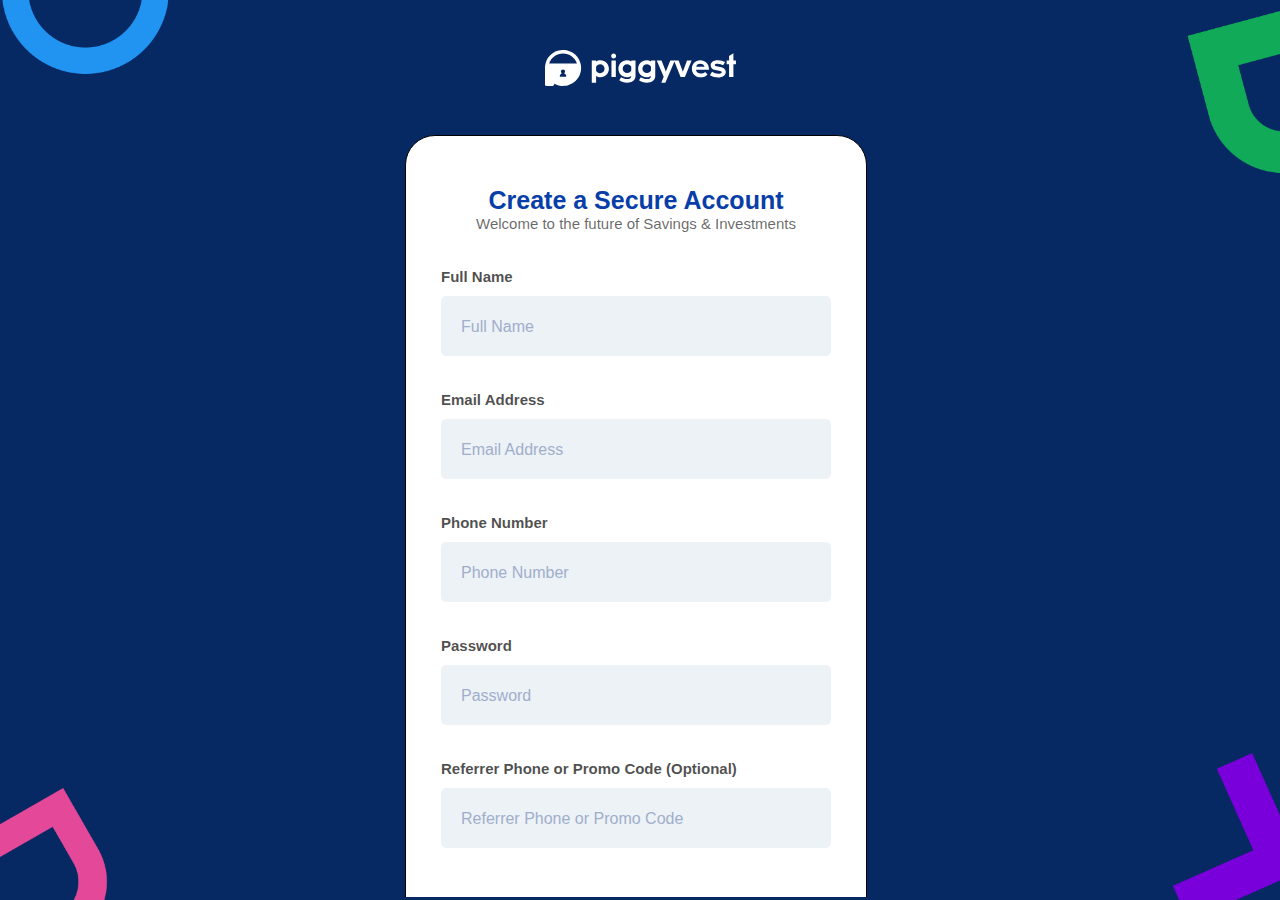
<file: index.html>
<!DOCTYPE html>
<html lang="en">
<head>
    <meta charset="UTF-8">
    <meta http-equiv="X-UA-Compatible" content="IE=edge">
    <meta name="viewport" content="width=device-width, initial-scale=1.0">
    <title>PiggySignUp</title>
    <link rel="stylesheet" href="signup.css">
</head>
<body>
    <div id="body">
    <div id="prmt">
        <h2 id="head">Empty Field</h2>
        <p id="message">Please fill in the Name field and retry </p><br>
        <button onclick="okay()">Ok</button>
    </div>
    <div id="prmt1">
        <h2>Registration Sucessful</h2>
        <p>Your PiggyVest account has been succuessfully registered. Please proceed to signin </p><br>
        <button onclick="okayy()">Ok</button>
    </div>
    </div>
    <div class="fill">
        <div class="logo">
            <img src="logo1.png">
        </div>
        <div class="contentinfo">
            <div class="head">
                <h2>Create a Secure Account</h2>
                <a>Welcome to the future of Savings & Investments</a>
            </div>
            <div class="sec">
                <b>Full Name</b><br>
                <input id="name" type="text" placeholder="Full Name" class="name">
            </div>
            <div class="sec">
                <b>Email Address</b><br>
                <input id="add" type="text" placeholder="Email Address" class="name">
            </div>
            <div class="sec">
                <b>Phone Number</b><br>
                <input id="num" type="text" placeholder="Phone Number" class="name">
            </div>
            <div class="sec">
                <b>Password</b><br>
                <input id="pas" type="password" placeholder="Password" class="name">
            </div>
            <div class="sec">
                <b>Referrer Phone or Promo Code (Optional)</b><br>
                <input type="text" id="referral" oninput="verifycode()" placeholder="Referrer Phone or Promo Code" class="name">
            </div>
            <b id="show"></b>
            <div class="sec">
                <b>How Did You Hear About Us? (Optional)</b><br>
                <input type="text" class="name">
            </div>
            <button onclick="signup()" class="create">CREATE ACCOUNT</button>

        </div>
        <div class="back" onclick="login()">
            Already have an account? Log In
        </div>
        
    </div>
    
</body>
<script src="signup.js"></script>
</html>
</file>
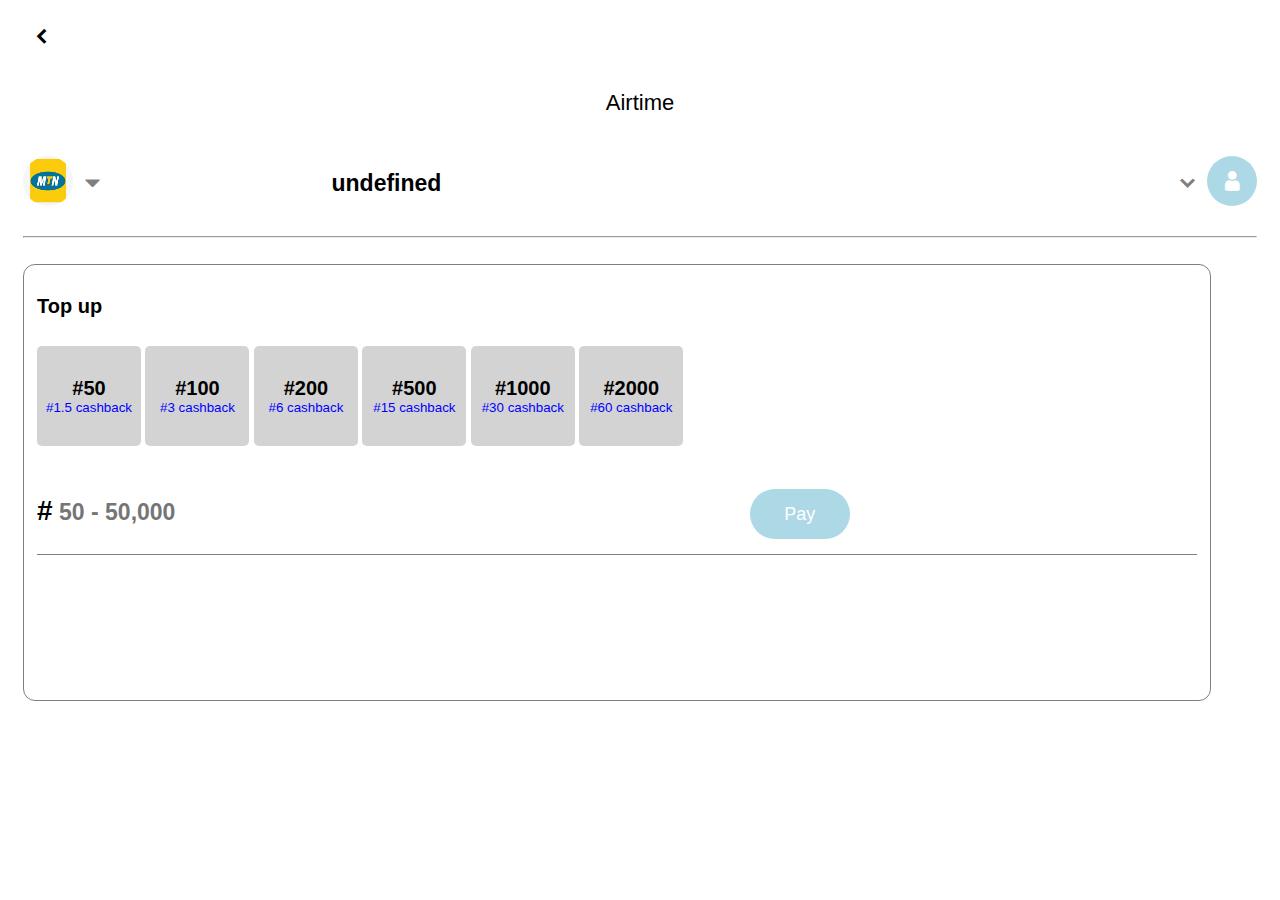
<file: airtime.html>
<!DOCTYPE html>
<html lang="en">
<head>
    <meta charset="UTF-8">
    <meta http-equiv="X-UA-Compatible" content="IE=edge">
    <meta name="viewport" content="width=device-width, initial-scale=1.0">
    <title>Airtime</title>
    <link rel="stylesheet" href="airtime.css">
    <link rel="stylesheet" href="./icofont/icofont.min.css">
</head>
<body>
    <div id="bodiu"></div>
    <div class="mint" onclick="norm()">
        <button><i class="icofont-simple-left"></i></button> 
    </div><br>
    <p class="wah">Airtime</p><br>
    <div class="hd">
        <div onclick="dropdown()">
        <c id="imgi"><img src="mtn.png"></c> <c id="c"><i class="icofont-caret-down"></i></c>
        </div>
        <input type="text" id="rechargenum">
        <div>
            <i class="icofont-simple-down"></i>
            <button><i id="user" class="icofont-user"></i></button>
        </div>
    </div><br>
    <hr><br>
    <div class="cash">
        <b>Top up</b><br><br>
        <button onclick="fifty(50)"><b>#50</b><br>
            <a>#1.5 cashback</a>
        </button>
        <button onclick="fifty(100)"><b>#100</b><br>
            <a>#3 cashback</a>
        </button>
        <button onclick="fifty(200)"><b>#200</b><br>
            <a>#6 cashback</a>
        </button>
        <button class="but" onclick="fifty(500)"><b>#500</b><br>
            <a>#15 cashback</a>
        </button>
        <button class="but" onclick="fifty(1000)"><b>#1000</b><br>
            <a>#30 cashback</a>
        </button>
        <button class="but" onclick="fifty(2000)"><b>#2000</b><br>
            <a>#60 cashback</a>
        </button><br><br>
        <div class="ppt">
            <b>#</b> <input type="text" placeholder="50 - 50,000" id="amountrechar"> <button id="pay" onclick="proceedd()">Pay</button>
        </div>
    </div>
    <div class="dop" id="dop">
        <div class="dop1">
            <div class="dop2" onclick="airtel()">
                <div class="dop3">
                <img class="net" src="airtel.png">
                <p>Airtel</p>
                </div>
                <div>
                    <button class="check" id="but">
                    <i id="ico" class="icofont-check"></i>
                    </button>
                </div>
            </div>
            <hr>
            <div class="dop2" onclick="mobil()">
                <div class="dop3">
                <img class="net" src="9mobile.png">
                <p>9mobile</p>
                </div>
                <div>
                    <button class="check" id="buty">
                        <i id="ico" class="icofont-check"></i>
                    </button>
                </div>
            </div><hr>
            <div class="dop2" onclick="glo()">
                <div class="dop3">
                <img class="net" src="glo.jpg">
                <p>Glo</p>
                </div>
                <div>
                    <button class="check" id="butyy">
                        <i id="ico" class="icofont-check"></i>
                    </button>
                </div>
            </div><hr>
            <div class="dop2" onclick="mtn()">
                <div class="dop3">
                <img class="net" src="mtn.png">
                <p>MTN</p>
                </div>
                <div>
                    <button class="check" id="butyyy">
                        <i id="ico" class="icofont-check"></i>
                    </button>
                </div>
            </div>

        </div>

    </div>
    <div class="confirm" id="confirm"><br>
        <div onclick="back()">
            <button class="ico"><i class="icofont-simple-left"></i></button> 
        </div>
        <p class="wah"><b>#<c id="amtt">50</c>.00</b></p><br>
        <div class="soi">
            <div>
                <a>Product Name</a><br><br>
                <a>Amount</a><br><br>
                <a>Cashback to earn</a><br><br>
                <a>Cashback(#3.00)</a>
            </div>
            <div class="fil">
                <a><c id="dimg"><img src="mtn.png"></c> Airtime</a><br><br>
                <a><b>#<c id="amtty">50</c>.00</b></a><br><br>
                <a><b>+#1.50</b></a><br><br>
                <a><b>-#3.00</b></a>
            </div>
        </div>
        <hr>
        <p>Payment Method</p><br>
        <div class="fyb">
            <div>
            <button>
                <i class="icofont-wallet"></i>
            </button>
            <b>Balance</b>(#<c id="balance">943</c>.00)
            </div>
            <div class="jin">
                <i class="icofont-simple-right"></i>
            </div>
        </div>
        <button class="con" onclick="pay()">Pay</button>


    </div>
    <div id="bodi12"></div>
        <div id="prmto12">
            <h2 id="heady">Empty Field</h2>
            <p id="messagey">Please enter all PIN digits and retry </p><br>
            <button onclick="under()">Ok</button>
        </div>
        <div id="bod211"></div>
        <div class="wt">
            <div id="ldd"><i class="icofont-ui-laoding"></i></div>
            
        </div>
    <div class="soil" id="soil"><br>
        <div class="mint" onclick="bacck()">
            <button><i class="icofont-simple-left"></i></button> 
        </div><br>
        <div class="pin2">
        <p>Enter Payment Pin </p><br>
        <div class="pin1">
            <input id="firstpin" oninput="moveToNext(this, 'secondpin')" class="pin" type="password">
            <input id="secondpin" oninput="moveToNext(this, 'thirdpin')" class="pin" type="password">
            <input id="thirdpin" oninput="moveToNext(this, 'fourthpin')" class="pin" type="password">
            <input id="fourthpin" oninput="validatePin()" class="pin" type="password">

        </div><br>
        <p class="fr">Forgot Payment Pin?</p>
        
        </div><br>
        
        

    </div>
    <div id="trvv">
        <div class="addcash"><br><br>
            <div onclick="done()">
                Done 
            </div><br>
            
            <div class="top">
                <div>
                <button class="dy">
                    <i class="icofont-verification-check"></i>
                </button><br><br>
                successful<br><br>
                <P><b>#<c id="amitt">50</c>.00</b></P>
                </div>
            </div>
        </div>
        <div >
            <button class="shr" onclick="share()">
                <i class="icofont-share-alt"></i><br><br>
                Share Receipt
            </button>
            
        </div>

    </div>

    
</body>
<script src="airtime.js"></script>
</html>
</file>
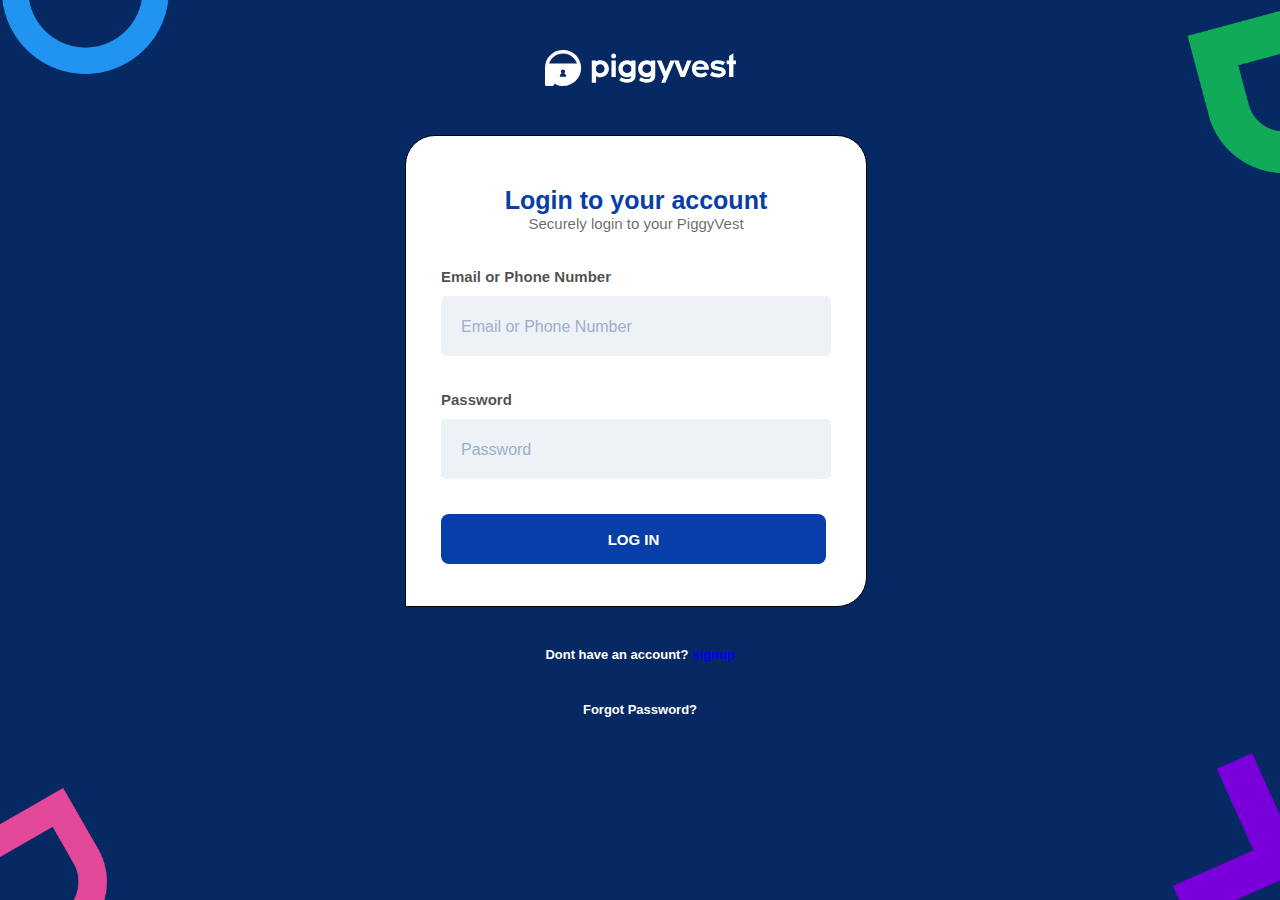
<file: history.html>
<!DOCTYPE html>
<html lang="en">
<head>
    <meta charset="UTF-8">
    <meta http-equiv="X-UA-Compatible" content="IE=edge">
    <meta name="viewport" content="width=device-width, initial-scale=1.0">
    <link rel="stylesheet" href="history.css">
    <link rel="stylesheet" href="./icofont/icofont.min.css">
    <title>Transaction</title>
</head>
<body>
    <div class="bodd"><br>
        <div>
            <button class="back"><i class="icofont-simple-left"></i></button> 
        </div>
        <p class="wah">Transactions</p>
        
        <div class="bank1" onclick="details()">
            <button class="bank">
                <i id="rcs" class="icofont-swoosh-down"></i>
            </button>
            <div class="ov">
            <div><b id="rcs">money Recieved</b><br>
                <br><a class="date"><c id="TT">Aug 8th 23:46</c> - REGISTRATION BONUS</a></div>
            <div class="min">
                <b id="rcs">+ #500,000.00</b><br>
                <a>successful</a>
            </div>
            </div>
        </div><br>
        <div id="tephis">
        <!-- <div class="bank1"> -->
            
        <!-- </div> -->
        </div>
        <div id="trans">

        </div>



        

    </div>
    <div class="downnav1">
        <div class="downnav">
        <div onclick="homey()">
            <button ><i class="icofont-home"></i><br>Home</button>
        </div>
        <div onclick="transfer()">
            <button><i class="icofont-refresh"></i><br>Transfer</button>
        </div>
        <div>
            <button id="home"><i class="icofont-history"></i><br>Transactions</button>
        </div>
        <div onclick="settings()">
            <button><i class="icofont-ui-settings"></i><br>settings</button>
        </div>
        </div>
    </div>

    <div id="bankT"><br>
        <div onclick="backy()">
            <button class="back"><i class="icofont-simple-left"></i></button> 
        </div>
        <p class="wah">Transaction Details</p><br>
        <div class="details">
            <div>
            <button><i class="icofont-ui-v-card"></i></button> <a>Registration Bonus</a><br><br>
            Order amount
            </div>
            <div class="wee">
                <b>+#500,000.00</b><br><br>
                <a class="a">#500,000.00</a>
            </div>
        </div><br><br>
        <center><button id="dt">Aug 5th, 17:58</button></center><br><br>
        <div class="details">
            <div>
            Status<br><br>
            VAT<br><br>
            Account name<br><br>
            Bank name<br><br>
            Account number<br><br>
            Paid with<br><br>
            SessionID
            </div>
            <div class="wee">
                SUCCESS<br><br>
                #0.00<br><br>
                <c id="Name">ADEPOJU TOLUWALASE</c><br><br>
                PiggyBank<br><br>
                706566546<br><br>
                nill<br><br>
                53454544546474474474
            </div>
        </div>
     
                <button class="share">Share Receipt</button>


        </div>
        

    </div>
    <div id="bankTy"><br>
        <div onclick="back()">
            <button class="back"><i class="icofont-simple-left"></i></button> 
        </div><br><br>
        <p class="wah">Transaction Details</p><br>
        <div class="details">
            <div>
            <button><i class="icofont-ui-v-card"></i></button> <a id="receipt-transaction-type"></a><br><br>
            Order amount
            </div>
            <div class="wee">
                <b id="wei">#<c id="receipt-amount">#500,000</c>.00</b><br><br>
                <a class="a">#<c id="receipt-at">500,000</c>.00</a>
            </div>
        </div><br><br>
        <center><button id="dty">Aug 5th, 17:58</button></center><br><br>
        <div class="details">
            <div>
            Status<br><br>
            VAT<br><br>
            Sender<br><br>
            Recipient<br><br>
            Recipient Account<br><br>
            Remark<br><br>
            Sender Account<br><br>
            Paid with<br><br>
            SessionID
            </div>
            <div class="wee">
                SUCCESS<br><br>
                #0.00<br><br>
                <c id="sender-name">ADEPOJU TOLUWALASE</c><br><br>
                <c id="receipient-name"></c><br><br>
                <c id="receipient-account"></c><br><br>
                <c id="usedfor">nill</c><br><br>
                <c id="sender-account"></c><br><br>
                Balance Payment<br><br>
                <c id="reference">53454544546474474474</c>
            </div>
        </div>
     
                <button class="share" onclick="openPDFImageModal()">Share Receipt</button>


        </div>
        

    </div>

    <div id="bankTyy"><br>
        <div onclick="backi()">
            <button class="back"><i class="icofont-simple-left"></i></button> 
        </div><br><br>
        <p class="wah">Transaction Details</p><br>
        <div class="details">
            <div>
            <button><i class="icofont-ui-v-card"></i></button> <a id="receipt-transaction-type"></a><br><br>
            Order amount
            </div>
            <div class="wee">
                <b id="wei">#<c id="receipt-amounty">#500,000</c>.00</b><br><br>
                <a class="a">#<c id="receipt-aty">500,000</c>.00</a>
            </div>
        </div><br><br>
        <center><button id="dtyy">Aug 5th, 17:58</button></center><br><br>
        <div class="details">
            <div>
            Status<br><br>
            Operator<br><br>
            Phone number<br><br>
            Paid with<br><br>
            SessionID
            </div>
            <div class="wee">
                SUCCESS<br><br>
                <c id="operator">#0.00</c><br><br>
                <c id="numb">ADEPOJU TOLUWALASE</c><br><br>
                Balance Payment<br><br>
                <c id="referencey">53454544546474474474</c>
            </div>
        </div>
     
                <button class="share" onclick="openPDFImageModal()">Share Receipt</button>


        </div>
        

    </div>



    </div>



    
</body>
<script src="history.js"></script>
</html>
</file>
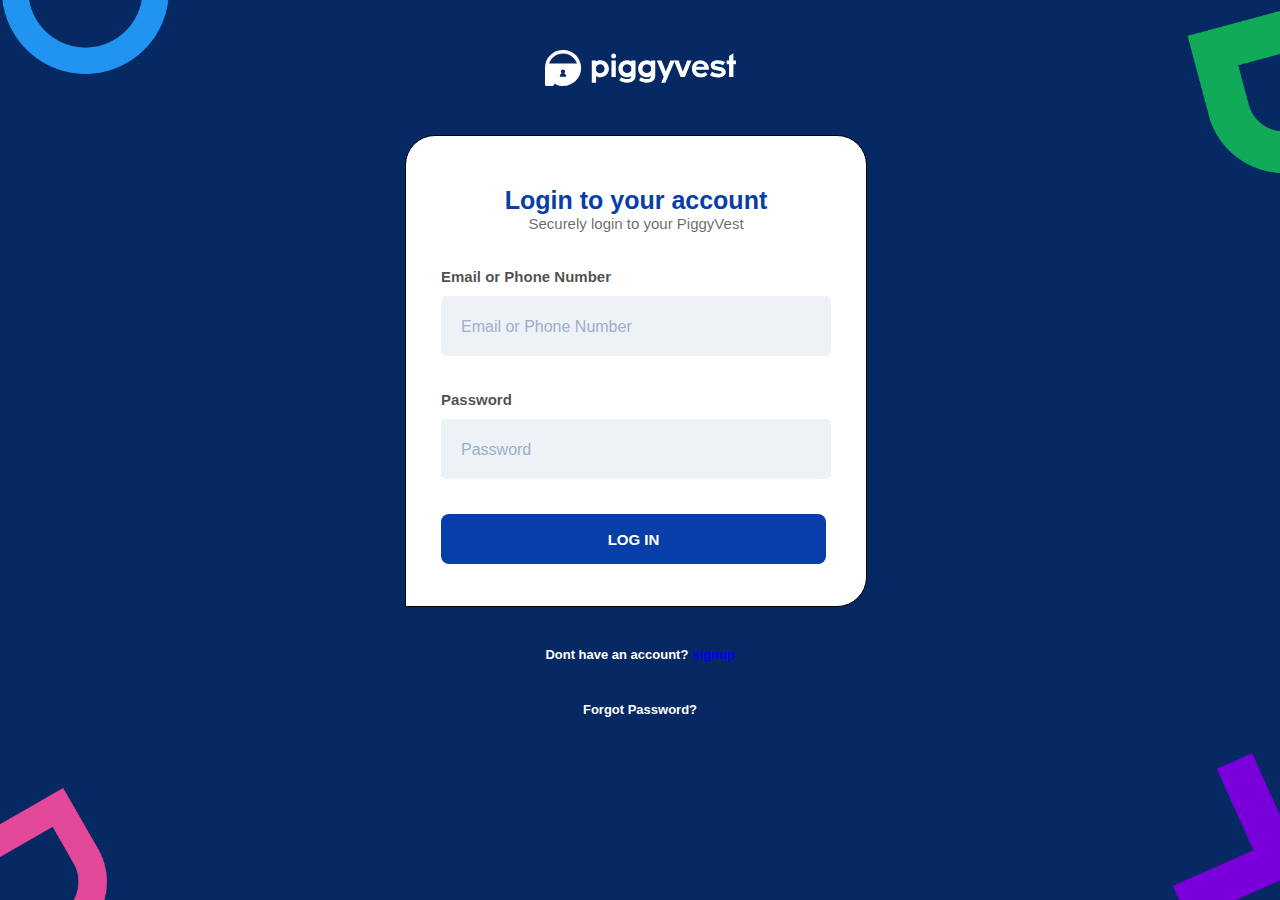
<file: homepage.html>
<!DOCTYPE html>
<html lang="en">
<head>
    <meta charset="UTF-8">
    <meta http-equiv="X-UA-Compatible" content="IE=edge">
    <meta name="viewport" content="width=device-width, initial-scale=1.0">
    <title>Document</title>
    <link rel="stylesheet" href="homepage.css">
    <link rel="stylesheet" href="./icofont/icofont.min.css">
</head>
<body>
    <div class="sto">
    <div class="bodd1">
    <div class="bodd" id="bodd">
    <div class="nav">
        <div>
            <h1 id="name">Ade,</h1>
            <b>wash your hands, it's lunch time 🍛!</b>

        </div>
        <div>
            <button class="user" id="userpp"><i class="icofont-user"></i></button>
        </div>
    </div>
    <div class="navv">
        <div onclick="refresh()">
            <i class="icofont-refresh"></i>
        </div>
        <div>
            <button onclick="addmoney()" class="quick">+ QUICK SAVE</button>
        </div>

    </div>
    <div class="fil">
        <div class="cho">
        <div class="ui">
            <i class="icofont-wallet"></i>
            <div class="bal">
                <p>Available Balance</p><br>
                <b>#</b><b id="balance">500,000.00</b>
            </div>

        </div>
        <div class="sent" id="mar">
            <i class="icofont-chart-histogram"></i>
            <div class="bal">
                <p>Total Sent</p><br>
                <b>#0.00</b>
            </div>

        </div>
        <div class="recieved"  id="mar">
            <i class="icofont-dollar"></i>
            <div class="bal">
                <p>Total Recieved</p><br>
                <b>#500,000.00</b>
            </div>

        </div>
        <div class="card" id="mar">
            <i class="icofont-credit-card"></i>
            <div class="bal">
                <p>Card Deposit</p><br>
                <b>#0.00</b>
            </div>

        </div>
        <div class="airtime" id="mar">
            <i class="icofont-brand-airtel"></i>
            <div class="bal">
                <p>Airtime Purchase</p><br>
                <b>#0.00</b>
            </div>

        </div>
        </div>
    </div><br>
    <b class="com">COMPLETE YOUR SETUP</b>
    <div><img id="ev" src="complete2.png"></div><br>
    <b>TO-DO LIST</b>
    <div class="ban"><button class="ban1"></button><a>Verify your email address</a></div>
    <div class="ban" id="ban"><button class="ban1"></button><a>Add your BVN or NIN now!</a></div>
    <div class="ban" id="ban"><button class="ban1"></button><a>Tell us more about yourself</a></div>
    <div class="ban" id="ban"><button class="ban1"></button><a>Securely add a valid debit card</a></div>
    <div class="ban" id="ban"><button class="ban1"></button><a>Set your security question now! 🔐 🔐</a></div>
    <div class="ban" id="ban"><button class="ban1"></button><a>Refer a friend, earn ₦1,000.00 bonus 🎉</a></div>
    <div class="bany"><i class="icofont-like"></i><div><b>See your recent activities</b><br>See your most recent activities on PiggyVest</div></div>
    <div class="bany"><i class="icofont-lock"></i><div><b>Create a safelock</b><br>Avoid spending temptations.Tap to create a safelock</div></div>
    <div class="bany"><i class="ico">@</i><div><b>Link your Pocket App</b><br>Withdraw from your PiggyVest safer & faster 💜</div></div><br>
    <b class="com">DOWNLOAD THE MOBILE APP</b><br>
    <img src="apps.png"><img id="play" src="play.png"><br><br>
    <b class="com">#MEETAPIGGYVESTSAVER: TOLANI AYENI</b>
    <img id="fine" src="fine.png"><br>
    <b class="com">RECENT ACTIVITIES</b><br>
    <div class="ei">
        <div><img id="logg" src="logg.png"></div>
        <div class="jin">
            <p>Just Registered</p><br>
            <a id="time">1week ago</a>
        </div><br>
        
    </div>
    <div id="next">

    </div>

    </div>


    <div class="downnav1">
    <div class="downnav">
    <div>
        <button id="home"><i class="icofont-home"></i><br>Home</button>
    </div>
    <div onclick="transfer()">
        <button><i class="icofont-refresh"></i><br>Transfer</button>
    </div>
    <div onclick="history()">
        <button><i class="icofont-history"></i><br>Transactions</button>
    </div>
    <div onclick="settings()">
        <button><i class="icofont-ui-settings"></i><br>settings</button>
    </div>
    </div>
     </div>
    </div>

     <div id="addcash"><br><br>
        <div>
            <button onclick="backHM()" id="back"><i class="icofont-simple-left"></i></button> 
        </div>
        <p class="wah" onclick="addmoney()">Add Money</p>
        <div class="bank1" onclick="tobank()">
            <button class="bank">
                <i class="icofont-bank-alt"></i>
            </button>
            <div class="ov">
            <p><b>Bank Transfer</b><br>add money via mobile or internet bankin</p>
            <i  class="icofont-simple-right"></i>
            </div>
        </div>
        <div class="bank1" onclick="topup()">
            <button class="bank">
                <i class="icofont-credit-card"></i>
            </button>
            <div class="ov">
            <p><b>Top-up with Card/Account</b><br>add money directly from your bank card</p>
            <i class="icofont-simple-right"></i>
            </div>
        </div>
        <div class="bank1">
            <button class="bank">
                <i class="icofont-briefcase"></i>
            </button>
            <div class="ov">
            <p><b>Cash Deposit</b><br>Fund your account with nearby marchant</p>
            <i class="icofont-simple-right"></i>
            </div>
        </div>
        <div class="bank1">
            <button class="bank">
                <i class="icofont-money"></i>
            </button>
            <div class="ov">
            <p><b>Request Money from Others</b><br>Send a request to any PiggyVest user</p>
            <i class="icofont-simple-right"></i>
            </div>
        </div>
        <div class="bank1">
            <button class="bank">
                <i class="icofont-qr-code"></i>
            </button>
            <div class="ov">
            <div>
            <p><b>Scan my QR Code</b><br>Show QR code to any PiggyVest user</p>
            </div>
            <div>
            <i class="icofont-simple-right"></i>
            </div>
            </div>
        </div>
        

    </div>
    <div id="bankT"><br><br>
        <div>
            <button id="back" onclick="backPV()"><i class="icofont-simple-left"></i></button> 
        </div>
        <p class="wah">Bank Transfer</p><br>
        <h4>Add money via bank transfer</h4><br>
        <p>To add money to your PiggyVest Account,make a transfer to the account below.Funds should reflect instantly.</p>
        <div class="wr">
            <div class="wrr">
            <button class="banky">
                <i class="icofont-qr-code"></i>
            </button>
            <p>Bank<br><b>PiggyVest Digital Services Limited</b></p>
            </div>
            <br>
            <hr>
            <br>
            <div class="wrr">
            <button class="banky">
                123
            </button>
            <p>PiggyVest Account Number<br><b id="Account">70897765478</b></p>
            </div>
            <br>
            <hr>
            <br>
            <div class="wrr">
                <button class="banky">
                    <i class="icofont-user"></i>
                </button>
                <p>Name<br><b id="Uname">ADEPOJU TOLUWALASE OLUWAGB</b></p>
                </div>
                <button class="share">Share</button>


        </div>
        

    </div>
    <div id="topup"><br><br>
        <div>
            <button id="back" onclick="backTM()"><i class="icofont-simple-left"></i></button> 
        </div><br>
        <p class="wah">Top-up With Card/Account</p><br>
        <p>Enter Amount</p><br>
        <div class="amt">
            #<input id="amount" type="text" placeholder="100.00-100,000.00">
        </div><br>
        for amount above #100,000.00 click here
        <button class="share" onclick="makePayment()">
            Next
        </button>


    </div>
    </div>

    
   
</body>
<script src="homepage.js"></script>
<script src="https://checkout.flutterwave.com/v3.js"></script>
</html>
</file>
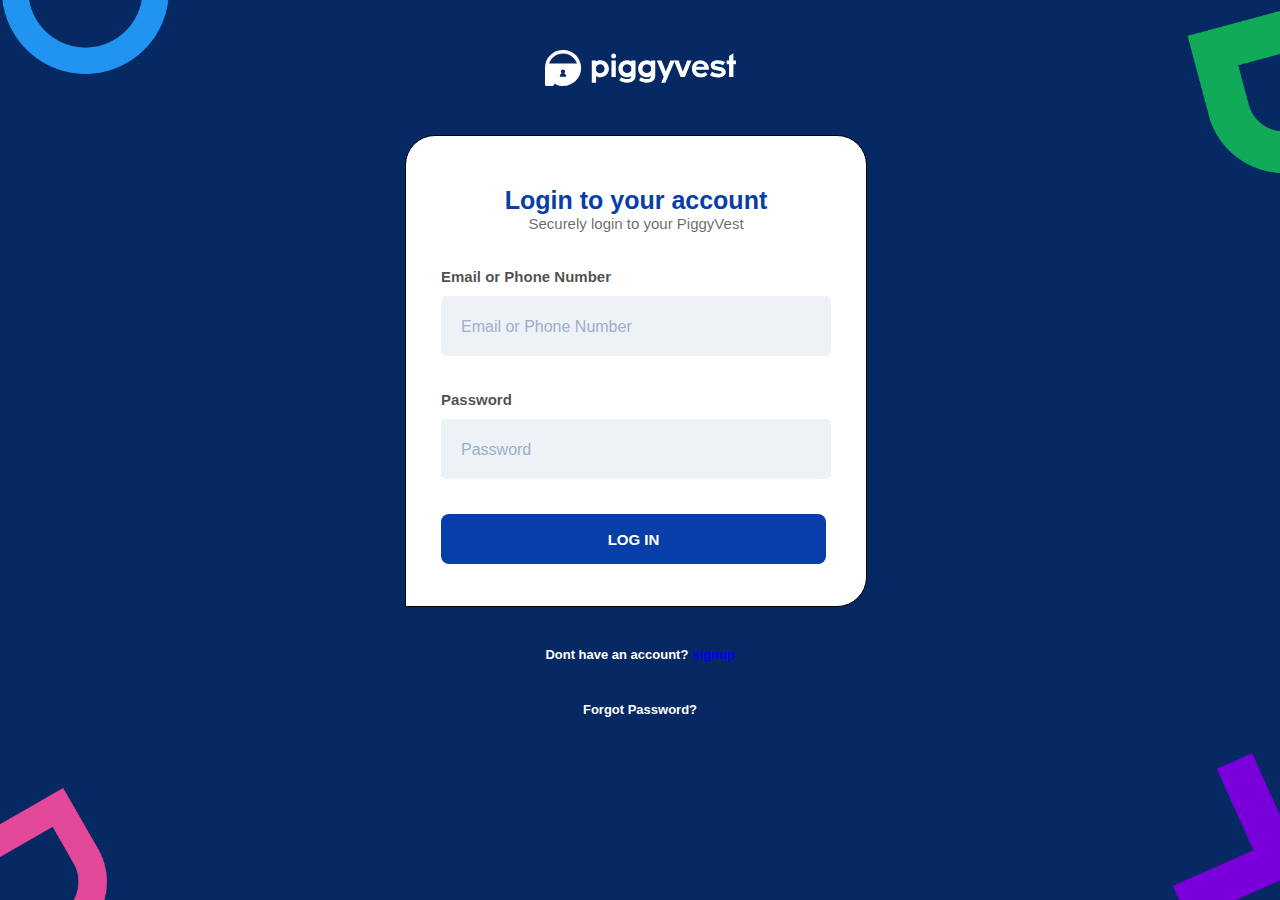
<file: profile.html>
<!DOCTYPE html>
<html lang="en">
<head>
    <meta charset="UTF-8">
    <meta http-equiv="X-UA-Compatible" content="IE=edge">
    <meta name="viewport" content="width=device-width, initial-scale=1.0">
    <link rel="stylesheet" href="profile.css">
    <link rel="stylesheet" href="./icofont/icofont.min.css">
    <title>Profile</title>
</head>
<body>
    <div class="bodd"><br>
        <h1>My Account</h1>
        <a>Adepoju Toluwalase</a><br><center>
        <input class="file" id="filey" type="file"><br><br>
        <b class="ade">Adeoju Toluwalase</b></center><br>
        <div class="box" onclick="editProfile()">
            <i class="icofont-user"></i>
            <b>Edit Profile</b>

        </div><br>
        <div class="box">
            <i class="icofont-stock-mobile"></i>
            <b>Today's Rates</b>

        </div>
        <div id="bodiu"></div>
        <div id="prmt">
            <h2 id="head">Enter your Transaction Pin below</h2>
            <input id="pin" type="password" placeholder= "****"><br><br>
            <button onclick="oka()">set</button>
        </div>
        <div id="body"></div>
        <div id="prmt1">
            <h2>Transaction Pin already set</h2>
            <p>Your Transaction pin has already been set.Do you wish to change it?  </p><br>
            <button onclick="okayy()">YES</button> <button onclick="okai()">NO</button>
        </div>
        <div id="biv"></div>
        <div id="prt">
            <h2 id="head">Enter your New Transaction Pin below</h2>
            <input id="pinnew" type="password" placeholder= "****"><br><br>
            <button onclick="okk()">set</button>
        </div>
        <br>
        <div class="box" onclick="setpin()">
           
            <i class="icofont-lock"></i>
            <b>Set Transaction Pin</b>

        </div><br>
        <div class="box" onclick="Referfriends()">
            <i class="icofont-share"></i>
            <b>Refer & Earn #1,000.00</b>

        </div><br>
        <div class="box">
            <i class="icofont-credit-card"></i>
            <b>My Card & Bank settings</b>

        </div><br>
        <div class="box">
            <i class="icofont-ui-message"></i>
            <b>My story</b>

        </div><br>
        <div class="box">
            <i class="icofont-notebook"></i>
            <b>View PiggyVest Library</b>

        </div><br>
        <div class="box">
            <i class="icofont-ui-call"></i>
            <b>Contact Us</b>

        </div><br>
        <div class="box" id="box" onclick="logout()">
            <i class="icofont-logout"></i>
            <b>Log Out</b>

        </div>
        

    </div>

    <div class="downnav1">
        <div class="downnav">
        <div onclick="homey()">
            <button ><i class="icofont-home"></i><br>Home</button>
        </div>
        <div onclick="transfer()">
            <button><i class="icofont-refresh"></i><br>Transfer</button>
        </div>
        <div onclick="history()">
            <button><i class="icofont-history"></i><br>Transactions</button>
        </div>
        <div>
            <button id="home"><i class="icofont-ui-settings"></i><br>settings</button>
        </div>
        </div>
    </div>
    <div id="bankT"><br>
        <div onclick="noneback()">
            <button class="back"><i class="icofont-simple-left"></i></button> 
        </div><br><br><br>
        <b>Change your avatar</b><br>
        <input id="file" onchange="upload()" type="file"><br><br>
        <div class="inp">
            <p><b>Full Name</b></p>
            <input id="NewName" type="text">
        </div><br>
        <div class="inp">
            <p><b>Email Address</b></p>
            <input id="NewAdd" type="text">
        </div><br>
        <div class="inp">
            <p><b>Phone Number</b></p>
            <input id="NewNum" type="text">
        </div>
        <div class="inp">
            <p><b>NewPassword</b></p>
            <input id="NewPass" type="password">
        </div><br>
        <button class="share" onclick="update()">UPDATE PROFILE</button>


    </div>
    <div id="Refer"><br><br>
        <div onclick="nonback()">
            <button class="back"><i class="icofont-simple-left"></i></button> 
        </div><br><br><br>
        <div class="img"><img src="refer2.png"> </div><br>
        <div class="minty">
            <h1>Earn #1,000.00 per referral.</h1>
            <p>You get a #1,000.00 referral bonus instantly<br>
                as soon as you friends signup withyour <br>
                referral code on PiggyVest
            </p>
        </div><br><br>
        <hr><br><br>
        <b class="img">Copy Your Referral Message & Code</b><br>
        <div class="message">
            I use PiggyBank to save & invest securely. Signup
            with my referral code <b id="show">876545</b> and get #1,000.00 to
            start your own banking journey
        </div><br>
        <button class="th" onclick="referrals()">SEE REFERRALS</button>




    </div>
    <div id="Referrals"><br><br>
        <div onclick="noback()">
            <button class="back"><i class="icofont-simple-left"></i></button> 
        </div><br>
        <b class="chocho">Referral History</b><br>
        <div class="summry">
            <div>
                <b>Earn Money</b><br><br>
                <b id="tot">#0</b>
            </div>
            <div>
                <b>Invitees</b><br><br>
                <b id="tit">0</b>
            </div>
        </div><br>
        <b class="chocho">Referrals</b><br>
        <div class="infoss">
            <b>Fullname</b>
            <b>Earnings</b>
            <!-- <b>Email Address</b> -->
            <b>Registration Date</b>
        </div>
        <div  id="inff"><br>

        </div>






    </div>
    
</body>
<script src="profile.js"></script>
</html>
</file>
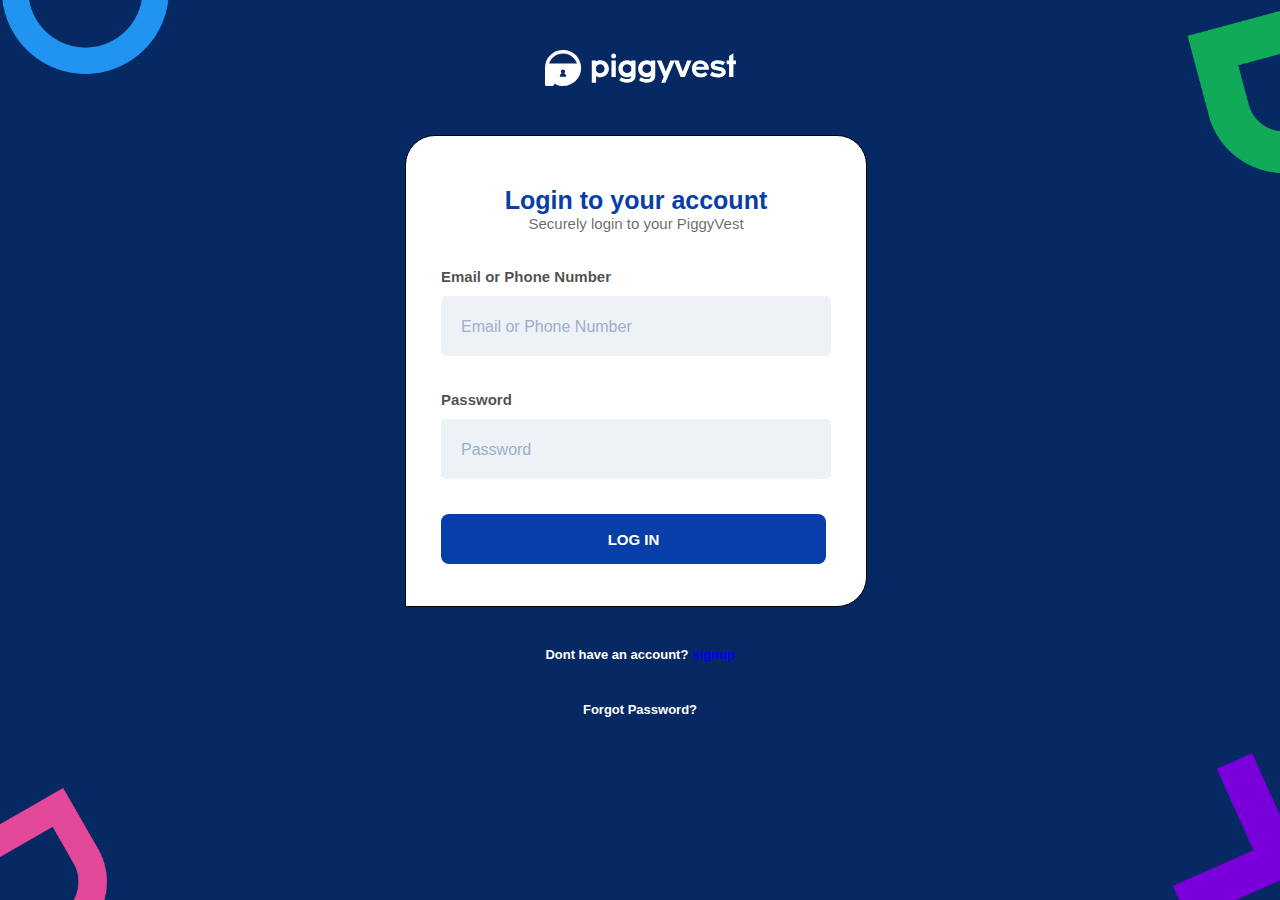
<file: signin.html>
<!DOCTYPE html>
<html lang="en">
<head>
    <meta charset="UTF-8">
    <meta http-equiv="X-UA-Compatible" content="IE=edge">
    <meta name="viewport" content="width=device-width, initial-scale=1.0">
    <title>PiggySignUp</title>
    <link rel="stylesheet" href="signin.css">
</head>
<body>
    <div id="body">
        <div id="prmt">
            <h2 id="head">Empty Field</h2>
            <p id="message">Please fill in your Email or Phone Number and retry </p><br>
            <button onclick="okay()">Ok</button>
        </div>
        <div id="prmt1">
            <h2>Login Sucessful</h2>
            <p>You have succuessfully login to your PiggyVest account </p><br>
            <button onclick="okayy()">Ok</button>
        </div>
        </div>
    <div class="fill">
        <div class="logo">
            <img src="logo1.png">
        </div>
        <div class="contentinfo">
            <div class="head">
                <h2>Login to your account</h2>
                <a>Securely login to your PiggyVest</a>
            </div>
            <div class="sec">
                <b>Email or Phone Number</b><br>
                <input id="Email" type="text" placeholder="Email or Phone Number" class="name">
            </div>
            <div class="sec">
                <b>Password</b><br>
                <input id="Password" type="password" placeholder="Password" class="name">
            </div>
            <button class="create" onclick="login()">LOG IN</button>

        </div>
        <div class="back">
            Dont have an account? <b id="ref" onclick="reff()">signup</b>
        </div>
        <div class="back" id="back">
            Forgot Password?
        </div>
        
    </div>
    
</body>
<script src="signin.js"></script>
</html>
</file>
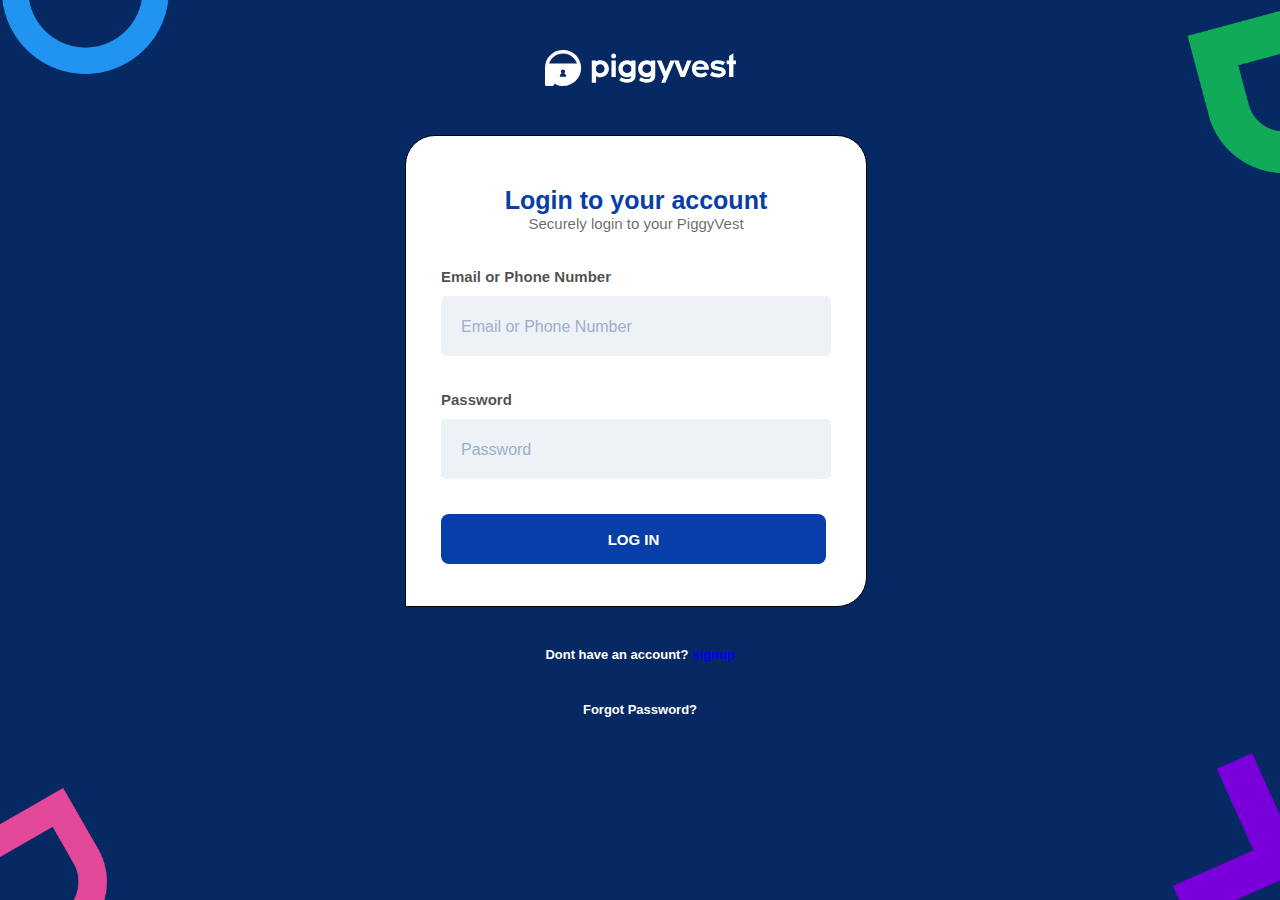
<file: transfer.html>
<!DOCTYPE html>
<html lang="en">
<head>
    <meta charset="UTF-8">
    <meta http-equiv="X-UA-Compatible" content="IE=edge">
    <meta name="viewport" content="width=device-width, initial-scale=1.0">
    <title>Transfer</title>
    <link rel="stylesheet" href="transfer.css">
    <link rel="stylesheet" href="./icofont/icofont.min.css">
</head>
<body>
    <div class="bodd">
    <div class="whole">
        <div><b>Transfer</b><br><a>Lets see how well you are doing.</a></div>
        <button class="user" id="illt"><i class="icofont-user"></i></button>
    </div><br>
    <div class="bal">
        <p>Total Balance</p>
        <b>#</b><b id="balance">#0.00</b>
    </div><br>
    <b class="com">COMPLETE YOUR SETUP</b>
    <div><img id="ev" src="complete2.png"></div>
    <div class="wrr" onclick="Paccount()">
        <button class="banky">
                <i class="icofont-ui-reply"></i>
        </button>
            <div><b>To PiggyVest Account</b><br><p>Free instant transfers with zero issues</p></div>
            <i class="icofont-simple-right"></i>
    </div>
    <div class="wrr">
        <button class="banky">
                <i class="icofont-bank"></i>
        </button>
            <div><b>To Other Bank Accounts</b><br><p>Transfers to other bank accounts are free</p></div>
            <i class="icofont-simple-right"></i>
    </div>
    <div class="wrr" onclick="airtime()">
        <button class="banky">
            <i class="icofont-iphone"></i>
        </button>
            <div><b>Buy Airtime Now</b><br><p>Buy Airtime now and get cashback on your recharge</p></div>
            <i class="icofont-simple-right"></i>
    </div>
    <div class="flex">
    <div class="ofall">
        <i class="icofont-bank"></i><br><br>
        <b>Piggybank</b><br><br>
        <p>Strict savings automatically. Daily, weekly or Monthly. 10% p.a</p><br>
        <b>#0.00</b>

    </div>
    <div class="ofall" id="ofall">
        <i class="icofont-wallet"></i><br><br>
        <b>Flex Naira</b><br><br>
        <p>Flexible savings for emergencies. Free transfers, withdrawals etc. 8% p.a</p><br>
        <b>#0.00</b>

    </div>
    </div>
    <div class="flex">
        <div class="ofall" id="of">
            <i class="icofont-lock"></i><br><br>
            <b>Safelock</b><br><br>
            <p>Lock funds to avoid temptations. Upfront interest. Up to 13% p.a</p><br>
            <b>#0.00</b>
    
        </div>
        <div class="ofall" id="all">
            <i class="icofont-brand-target"></i><br><br>
            <b>Targets</b><br><br>
            <p>Reach your unique individual saving goals. 9% p.a</p><br>
            <b>#0.00</b>
    
        </div>
    </div>
    </div>
    <div class="downnav1">
        <div class="downnav">
        <div>
            <button><i class="icofont-home" onclick="backhom()"></i><br>Home</button>
        </div>
        <div onclick="transfer()">
            <button id="home"><i class="icofont-refresh"></i><br>Transfer</button>
        </div>
        <div onclick="history()">
            <button><i class="icofont-history"></i><br>Transactions</button>
        </div>
        <div onclick="settings()">
            <button><i class="icofont-ui-settings"></i><br>settings</button>
        </div>
        </div>
    </div>




    <div id="tran">
        <div id="bodiu"></div>
        <div id="prmt">
            <h2 id="head">Empty Field</h2>
            <p id="message">Please enter the amount you want to send and retry </p><br>
            <button onclick="oka()">Ok</button>
        </div>
        <div class="addcash"><br><br>
            <div>
                <button id="back" onclick="backTF()"><i class="icofont-simple-left"></i></button> 
            </div><br>
            <p class="wah"><b>Transfer To PiggyVest Account</b></p><br>
            <hr><br>
            <b>Recipient Account</b><br><br>
            <input type="text" id="accit" oninput="verifyaccount()" placeholder="PiggyVest Account No">
            <div><br>
                <a class="alt">Beneficiaries</a><br>
                <div id="bank1" onclick="proceed()">
                    <button class="bank">
                        <i class="icofont-user"></i>
                    </button>
                    <div class="ov">
                    <b id="nim">ADEPOJU TOLUWALASE</b>
                    <p id="accy">8025402120</p>
                    <!-- <i class="icofont-simple-right"></i> -->
                    </div>
                </div>
            </div>
        

    </div>
    
    <div id="trany">
        <div id="bodiyt"></div>
        <div id="prmtoo">
            <h2 id="head">Empty Field</h2>
            <p id="message">Please enter the amount you want to send and retry </p><br>
            <button onclick="okay()">Ok</button>
        </div>
        <div id="bodi1"></div>
        <div id="prmto1">
            <h2 id="heady">Empty Field</h2>
            <p id="messagey">Please enter the amount you want to send and retry </p><br>
            <button onclick="okayiu()">Ok</button>
        </div>
        <div class="addcash"><br><br>
            <div>
                <button id="back" onclick="backAS()"><i class="icofont-simple-left"></i></button> 
            </div><br>
            <p class="wah">Transfer To PiggyVest Account</p><br>
            <hr><br>
            <div class="top">
                <div>
                <button>
                    <i class="icofont-user"></i>
                </button><br><br>
                <b id="nimi">ADEPOJU TOLUWALASE OLUWA</b><br><br>
                <P id="accyy">07064456565</P>
                </div>
            </div><br><br>
            <a class="a" >Enter Amount</a><br><br>
            <input type="text" id="sentAmount" placeholder="#10.00 - 5,000,000.00"><br><br>
            <a class="a">Remark</a><br><br>
            <input type="text" placeholder="What's this for? (Optional)">
            <button class="con" onclick="confi()">confirm</button>
        
    </div>
    
    <div id="bodiy">
    <div id="soil"><br>
        <button id="back" onclick="backyy()"><i class="icofont-simple-left"></i></button><br>
        <p>You are about to send #<a id="min">500</a>.00 to <a id="nimt">ADEPOJU TOLUWALASE</a></p><br>
        <div class="fee">
            <div class="dil">
                <p>Amount</p>
                <p>#<a id="miny">500</a>.00</p>
            </div>
            <div class="dil" id="dil">
                <p>Fee</p>
                <p>0.00</p>
            </div>
            <div class="dil" id="dil">
                <p>Total amount</p>
                <p>#<a id="minyy">500</a>.00</p>
            </div>

        </div>
        <div class="bank1">
            
            <button class="bank">
                <i class="icofont-wallet"></i>
            </button>
            <div class="ov" id="ov">
            <b class="cce">Balance(#<a id="vee">4,500</a>.00)</b>
            <button class="conf">
                <!-- <i id="dd" class="icofont-ui-press"></i> -->
            </button>
            <!-- <i class="icofont-simple-right"></i> -->
            </div>
            
        </div>
        <button class="con" onclick="pay()">Payment <a id="minyyy">500</a>.00</button>

    </div>
    </div>
    <div id="bodi12"></div>
        <div id="prmto12">
            <h2 id="heady">Empty Field</h2>
            <p id="messagey">Please enter all PIN digits and retry </p><br>
            <button onclick="under()">Ok</button>
        </div>
    <div id="bod22"></div>
        <div id="prmt22">
            <h2 id="head">Transaction Pin not set</h2>
            <p id="message">You are yet to set your transaction pin.Would you like to proceed to settings? </p><br>
            <button onclick="yes()">YES</button>  <button onclick="no()">NO</button>
        </div>

        <div id="bod211"></div>
        <div class="wt">
            <div id="ldd"><i class="icofont-ui-laoding"></i></div>
            
        </div>

    <div id="soily">
        <div id="bodiv"></div>
        <br>
        <div>
            <button id="back" onclick="backP()"><i class="icofont-simple-left"></i></button> 
        </div><br>
        <div class="pin2">
        <p>Enter Payment Pin </p><br>
        <div class="pin1">
            <input id="firstpin" oninput="moveToNext(this, 'secondpin')" class="pin" type="password">
            <input id="secondpin" oninput="moveToNext(this, 'thirdpin')" class="pin" type="password">
            <input id="thirdpin" oninput="moveToNext(this, 'fourthpin')" class="pin" type="password">
            <input id="fourthpin" oninput="validatePin()" class="pin" type="password">
        </div><br>
        <p class="fr">Forgot Payment Pin?</p>
        
        </div><br>
        <div class="nums1">
            <button class="nums">1</button>
            <button class="nums">2</button>
            <button class="nums">3</button>
        </div>
        <div class="nums1">
            <button class="nums">4</button>
            <button class="nums">5</button>
            <button class="nums">6</button>
        </div>
        <div class="nums1">
            <button class="nums">7</button>
            <button class="nums">8</button>
            <button class="nums">9</button>
        </div>
        <div class="nums1">
            <button class="nums" id="nums"></button>
            <button class="nums">0</button>
            <button class="nums" id="nums"><i class="icofont-delete"></i></button>
        </div>
        

    </div>
    <div id="trvv">
        <div class="addcash"><br><br>
            <div>
                Done 
            </div><br>
            
            <div class="top">
                <div>
                <button class="dy">
                    <i class="icofont-verification-check"></i>
                </button><br><br>
                Transfer successful<br><br>
                <P><b>#<c id="amitt">500</c>.00</b></P>
                </div>
            </div>
        </div>
        <div >
            <button class="shr" onclick="share()">
                <i class="icofont-share-alt"></i><br><br>
                Share Receipt
            </button>
            <button class="shr" id="shr">
                <i class="icofont-users"></i><br><br>
                Add to favourite
            </button>
        </div>

    </div>
    <div id="pdfImageModal"><br><br>
        <div onclick="back()">
            <button class="back" onclick="openPDFImageModal()"><i class="icofont-simple-left"></i></button> 
        </div><br>
        <button class="moon" onclick="generateImage()">PDF</button><br><br>
        <button class="moon" onclick="generatePDF()">Image</button>

    </div>

    <div id="bankT"><br>
        <div onclick="back()">
            <button class="back"><i class="icofont-simple-left"></i></button> 
        </div><br><br>
        <p class="wah">Transaction Details</p><br>
        <div class="details">
            <div>
            <button><i class="icofont-ui-v-card"></i></button> <a id="receipt-transaction-type"></a><br><br>
            Order amount
            </div>
            <div class="wee">
                <b>#<c id="receipt-amount">#500,000</c>.00</b><br><br>
                <a class="a">#<c id="receipt-at">500,000</c>.00</a>
            </div>
        </div><br><br>
        <center><button id="dt">Aug 5th, 17:58</button></center><br><br>
        <div class="details">
            <div>
            Status<br><br>
            VAT<br><br>
            Sender<br><br>
            Recipient<br><br>
            Recipient Account<br><br>
            Remark<br><br>
            Sender Account<br><br>
            Paid with<br><br>
            SessionID
            </div>
            <div class="wee">
                SUCCESS<br><br>
                #0.00<br><br>
                <c id="sender-name">ADEPOJU TOLUWALASE</c><br><br>
                <c id="receipient-name"></c><br><br>
                <c id="receipient-account"></c><br><br>
                <c id="usedfor">nill</c><br><br>
                <c id="sender-account"></c><br><br>
                Balance Payment<br><br>
                <c id="reference">53454544546474474474</c>
            </div>
        </div>
     
                <button class="share" onclick="openPDFImageModal()">Share Receipt</button>


        </div>
        

    </div>
    <div id="reciept-content">
        <b id="jiny" class="mmy">Transaction Reciept</b><br><br>
        <div class="tyu">
        <h1 id="cft"></h1><br>
        <b id="jiny">SUCCESS</b><br>
        <p id="ddt"></p>
        </div>
        <br>
        <hr><br>
        <div class="details">
        <div>
            Transaction type<br><br><br>
            Recipient Details<br><br><br>
            Sender Details<br><br><br>
            Transaction Reference<br><br>
            
        </div>
        <div class="wee">
            <c id="mtype">ADEPOJU TOLUWALASE</c><br><br><br>
            <b id="repname"></b><br>
            <c id="recpacc"></c><br><br>
            <b id="senname"></b><br>
            <c id="senacc"></c><br><br>
            <c id="referency">53454544546474474474</c>
        </div>
        </div>

    </div>



    
</body>
<script src="transfer.js"></script>
</html>
</file>
<file: signup.css>
*{
    margin: 0;
    padding: 0;
}
body{
    background-color: rgb(6, 40, 99);
    background-image: url(backlogo2.png),
                      url(backlogo3.png),
                      url(backlogo4.png),
                      url(backlogo1.png)
    ;
    background-position: left -1% top -15%, right -7.5% top -1%, left -5% bottom -10%, right -5% bottom -5%;
    background-repeat: no-repeat, no-repeat, no-repeat, no-repeat;
    background-size: 15%, 15%, 15%, 15%;
}
.fill{
   max-width: 470px;
    height: 99.70vh;
    margin: auto;
    overflow-y: scroll;
}
.fill::-webkit-scrollbar{
    width: 1px;
    height: 1px;
}
.logo{
    display: flex;
    justify-content: center;
    margin: 40px 0px;
}
.contentinfo{
    max-width: 460px;
    height: 1000px;
    border: 1px solid black;
    border-top-left-radius: 30px;
    border-top-right-radius: 30px;
    border-bottom-right-radius:30px;
    background-color: white;
}
#show{
    font-family: sans-serif;
    color: rgb(8, 62, 168);
    margin-left: 35px;
    font-weight: 800;
}
.head{
    font-family: sans-serif;
    text-align: center;
    margin-top: 50px;
}
.head h2{
    font-size: 25px;
    color: rgb(8, 62, 168);
}
.head a{
    font-size: 15px;
    color: rgba(0,0, 0, 0.6);
}
.name{
    width: 350px;
    height: 20px;
    border-radius: 5px;
    padding: 20px;
    background-color: rgb(237, 242, 247);
    border: 1px solid black;
    border: none;
    outline: none;
    font-size: 18px;
    margin-top: 10px;
}
.name::placeholder{
    font-size: 16px;
    color: rgb(160, 174, 203);
}
.sec{
    font-family: sans-serif;
    margin: 35px 35px ;
}
.sec b{
    color: rgba(0,0, 0, 0.7);
    font-size: 15px;
}
.create{
    width: 385px;
    height: 50px;
    font-weight: 700;
    border: 1px solid black;
    border-radius: 8px;
    border: none;
    margin-left: 35px;
    font-size: 15px;
    color: white;
    background-color: rgb(8, 62, 168);
}
.back{
    font-weight: 700;
    font-size: 13px;
    padding: 20px;
    font-family: sans-serif;
    text-align: center;
    color: white;
    margin-top: 20px;
    margin-bottom: 40px;
}
.back:hover{
    color: rgb(168,170, 174);
}
#prmt{
    position: absolute;
    right: 0px;
    top: 50px;
    border: 5px solid;
    padding: 30px;
    font-family: sans-serif;
    color: red;
    background-color: white;
    border-right: none;
    border-top: none;
    border-top-right-radius: 15px;
    border-bottom-right-radius: 15px;
    
    display: none;
    
}
#prmt1{
    position: absolute;
    right: 0px;
    top: 50px;
    border: 5px solid;
    padding: 30px;
    font-family: sans-serif;
    color: red;
    background-color: white;
    border-right: none;
    border-top: none;
    border-top-right-radius: 15px;
    border-bottom-right-radius: 15px;
    display: none;

}
#prmt1 button{
    font-size: 23px;
    color: white;
    width: 100px;
    height: 40px;
    background-color:rgb(6, 40, 99) ;
    border: none;
}
#prmt button{
    font-size: 23px;
    color: white;
    width: 100px;
    height: 40px;
    background-color:rgb(6, 40, 99) ;
    border: none;
}
#body{
    width: 100%;
    height: 100%;
    position: absolute;
    padding-right: 0px;
    bottom: 0;
    background-color: rgba(0,0, 0, 0.5);
    display: none;
}
@media (max-width: 390px) {
    body{
        overflow-x: hidden;
    }
    .name{
        width: 300px;
    }
    .create{
        width: 335px;
    }
}
@media (max-width: 375px) {
    body{
        overflow-x: hidden;
    }
    .name{
        max-width: 270px;
    }
    .create{
        max-width: 305px;
    }
}
@media (max-width: 414px) {
    body{
        overflow-x: hidden;
    }
    .name{
        width: 300px;
    }
    .create{
        width: 335px;
    }
}
@media (max-width: 360px) {
    body{
        overflow-x: hidden;
    }
    .name{
        width: 260px;
    }
    .create{
        width: 305px;
    }
}
@media (max-width: 280px) {
    body{
        overflow-x: hidden;
    }
    .name{
        width: 210px;
        margin-left: 0px;
    }
    .create{
        width: 255px;
        margin-left: 10px;
    }
    .sec{
        margin-left: 10px;
    }
    .back{
        margin-top: 50px;
    }
    .contentinfo{
        padding-bottom: 70px;
    }
}
/* @media (max-width: 820px) {
    #body{
        width: 91%;
    }  
}
@media (max-width: 912px) {
    #body{
        width: 92%;
    }
    
}
@media (max-width: 1024px) {
    #body{
        width: 92.5%;
    } 
}
@media (max-width: 1280px) {
    #body{
        width: 94%;
    } 
}
@media (max-width: 1686px) {
    #body{
        width: 100%;
    }
    
} */
</file>
<file: airtime.css>
body{
    font-family: sans-serif;
    padding: 15px;
}
.icofont-simple-left{
    font-size: 25px;
}
.wah{
    font-size: 22px;
    text-align: center;
}
.hd{
    display: flex;
    justify-content: space-between;
}
.hd img{
    width: 50px;
    height: 50px;
    border-radius: 100%;
}
.hd #c{
    margin-top: 15px;

}
.check{
    margin-top: 15px;
    font-size: 20px;
    border: 1px solid black;
    width: 30px;
    height: 30px;
    border-radius: 100%;
    color: white;
    background-color: white;

}
.hd div{
    display: flex;
}
.hd i{
    font-size: 25px;
    margin-top: 15px;
    margin-left: 7px;
    margin-right: 7px;
    color: rgba(0, 0, 0, 0.5);
}
.hd button{
    width: 50px;
    height: 50px;
    border-radius: 100%;
    background-color: lightblue;
    border: none;
}
#user{
    color: white;
    font-size: 20px;
}
.hd input{
    outline: none;
    width: 50%;
    font-size: 23px;
    font-weight: 800;
    border: none;
}
.cash{
    width: 94%;
    height: 45vh;
    border: 1px solid rgba(0, 0, 0, 0.5);
    padding-top:30px;
    padding-left: 13px;
    padding-right: 13px;
    border-radius: 12px;
    /* background-color: lightblue; */
}
.cash button{
    width: 104px;
    border-radius: 5px;
    border: none;
    height: 100px;
    background-color: lightgray;
}
.cash b{
    font-size: 20px;
    font-weight: 800;
}
.cash a{
    color: blue;
}
.but{
    margin-top: 10px;
}
#pay{
    width: 100px;
    height: 50px;
    border-radius: 25px;
    background-color: lightblue;
    font-size: 18px;
    color: white;
}
.ppt{
    border: 1px solid rgba(0, 0, 0, 0.5);
    margin-top: 10px;
    padding: 15px 0px;
    border-top: none;
    border-right: none;
    border-left: none;
}
.ppt input{
    outline: none;
    width: 59%;
    font-size: 23px;
    font-weight: 700;
    /* border: 1px solid black; */
    border: none; 
}
.ppt b{
    font-size: 28px;
}
.dop{
    position: absolute;
    top: 220px;
    width: 91%;
    left: 20px;
    height: 49vh;
    border: 1px solid black;
    border-color: white;
    background-color: white;
    border-bottom-left-radius: 10px;
    border-bottom-right-radius: 10px;
    display: none;
}
.net{
    width: 50px;
    height: 50px;
    border-radius: 100%;
}
.dop1{
    margin: 20px;
    /* border: 1px solid black; */
    padding-top: 20px;
    padding-left: 10px;
    padding-right: 10px;
    border-radius: 10px;
    background-color: lightgray;
}
.dop2{
    display: flex;
    justify-content: space-between;
}
.dop2 input{
    margin-top: 14px;
    width: 30px;
    height: 30px;
}
.dop3{
    display: flex;
}
.dop3 p{
    font-size: 20px;
    font-weight: 700;
    margin-left: 15px;
}
.confirm{
    position: absolute;
    bottom: 0px;
    width: 92.5%;
    left: 0px;
    height: 60vh;
    /* border: 1px solid black; */
    /* border-color: white; */
    background-color: white;
    border-top-left-radius: 20px;
    border-top-right-radius: 20px;
    padding: 15px;
    display: none;
}
.confirm .wah b{
    font-size: 30px;
    font-weight: 700;
}
.mint button{
    background: none;
    border: none;

}
.confirm .ico{
    background: none;
    border: none;
}
.soi{
    display: flex;
    justify-content: space-between;
}
.soi img{
    width: 25px;
    height: 25px;
    border-radius: 100%;
}
.fil{
    text-align: end;
}
.fyb{
    border: 1px solid black;
    display: flex;
    justify-content: space-between;
    padding: 12px;
    border-radius: 8px;
    background-color: lightgray;
    border: none;
}
.fyb button{
    width: 50px;
    height: 50px;
    border-radius: 100%;
    background-color: lightblue;
    font-size: 30px;
    color: white;
    border: none;
}
.fyb i{
    font-size: 23px;
}
.jin{
    padding-top: 15px;
}
.con{
    width: 98%;
    height: 50px;
    background-color: rgb(4, 93, 212);
    font-size: 20px;
    font-weight: 700;
    border: none;
    margin-top: 30px;
    border-radius: 5px;
    color: white;
}
.soil{
    width: 95%;
    height: 30%;
    background-color: white;
    position: absolute;
    padding-left: 20px;
    padding-right: px;
    padding-bottom: 20px;
    bottom: 0;
    left: 0;
    border: 1px solid black;
    border-top-left-radius: 20px;
    border-top-right-radius: 20px;
    border: none;
    display: none;
}
.fee{
    width: 88%;
    border-radius: 15px;
    height: 100px;
    border: 1px solid black;
    padding-top: 10px;
    padding-left: 15px;
    padding-right: 15px;
}
#ov{
    display: flex;
    justify-items: space-between;
}
.cce{
    margin-top: 13px;
}
.conf{
    margin-left: 70px;
    margin-top: 10px;
    width: 20px;
    height: 20px;
    border-radius: 100%;
    border: none;
    background-color: green;
    color: white;
}
#dd{
    font-size: 10px;
}
.dil{
    display: flex;
    justify-content: space-between;
}
#dil{
    margin-top: 10px;
}
.pin{
    width: 50px;
    height: 50px;
    border: 1px solid black;
    outline: rgb(4, 93, 212);
    font-size: 25px;
    font-weight: 700;
    text-align: center;
    margin-left: 15px;
}
.pin1{
    display: flex;
    justify-content: center;
}
.pin2{
    margin: auto;
    text-align: center;
}
.nums{
    width: 100px;
    height: 50px;
    background-color: white;
    border: 1px solid black;
    font-size: 25px;
    font-weight: 700;
    margin-top: 5px;
    margin-left: 7px;
}
#nums{
    border: none;
    background: none;
}
.nums1{
    margin-right: 20px;
    display: flex;
    justify-content: center;
    background-color: lightgray;
}
.fr{
    color: blue;
}
#trvv{
    width: 98%;
    height: 100%;
    background-color: white;
    position: absolute;
    padding-left: 20px;
    padding-right: px;
    padding-bottom: 20px;
    top: 0;
    right: 0px;
    display: none;
    transition: 1s;

    /* display: none; */

}
.top{
    margin-top: 30px;
    display: flex;
    justify-content: center;
}
.top div{
    text-align: center;
}
.top p{
    font-size: 20px;
}
.top button{
    font-size: 25px;
    width: 70px;
    height: 70px;
    border-radius: 100%;
    border: none;
    color: blue;
    background-color: lightblue;
}
.addcash b{
    font-size: 20px;
}
.dy{
    font-size: 40px;
    background-color: green;
    color: white;
    border: none;
}
#bodiu{
    width: 100%;
    margin-right: 20px;
    height: 100%;
    position: absolute;
    padding-right: 0px;
    top: 0;
    left: 0;
    background-color: rgba(0,0, 0, 0.5);
    display: none;
    overflow-x: hidden;

}
#bodi12{
    width: 100%;
    margin-right: 20px;
    height: 100%;
    position: absolute;
    padding-right: 0px;
    top: 0;
    left: 0;
    background-color: rgba(0,0, 0, 0.5);
    display: none;
    overflow-x: hidden;
}
#prmto12{
    position: absolute;
    right: 0px;
    top: 50px;
    border: 5px solid;
    padding: 30px;
    font-family: sans-serif;
    color: red;
    background-color: white;
    border-right: none;
    border-top: none;
    border-top-right-radius: 15px;
    border-bottom-right-radius: 15px;
      display: none;  
}
#prmto12 button{
    font-size: 23px;
    color: white;
    width: 100px;
    height: 40px;
    background-color:rgb(6, 40, 99) ;
    border: none;
}
#bod211{
    width: 100%;
    margin-right: 20px;
    height: 100%;
    position: absolute;
    padding-right: 0px;
    top: 0;
    left: 0;
    background-color: rgba(0,0, 0, 0.5);
    /* background-color: green; */
    display: none;
    overflow-x: hidden;
    z-index: 9;
}
#ldd{
    /* background-color: yellow; */
    position: absolute;
    left:170px ;
    top: 310px;
    animation-name: ldd;
    animation-duration: 3s;
    animation-iteration-count: infinite;
    animation-play-state: running;
    display: none;
    font-size: 70px;
    color: white;
}
.icofont-ui-laoding{
    font-size: 70px;
    color: white;
}
.shr{
    height: 80px;
    border: none;
    background-color: lightgray;
    width: 90%;
    margin-top: 50px;
    margin-left: 20px;
    
}
.fr{
    color: blue;
}
.shr i{
    font-size: 25px;
    color: rgb(117, 63, 246);
}
@keyframes ldd{
    from{
        transform: rotate(0deg);
    }
    to{
        transform: rotate(360deg);
    }
}
</file>
<file: history.css>
body{
    font-family: sans-serif;
    overflow-x: hidden;
    overflow-y: scroll;
}
.bodd{
    /* border: 1px solid black; */
    min-height: 760px;
    max-height: 760px;
    overflow-x: hidden;
    overflow-y: scroll;
}
.bodd::-webkit-scrollbar{
    width: 1px;
    height: 1px;
}
.downnav{
    padding: 12px;
    position:sticky;
    top: 1000px;
    background-color: white;
    display: flex;
    justify-content: space-between;

}
#home i{
    color: rgb(4, 93,212);
}
#home{
    color: rgb(4, 93,212);
}
.back{
    border: none;
    background: none
}
.downnav button{
    font-size: 15px;
    border: none;
    background: none;
}
.downnav button i{
    font-size: 25px;
    color: rgba(0, 0, 0, 0.7);
}
.icofont-simple-left{
    font-size: 30px;
}
.wah{
    font-family: sans-serif;
    font-size: 25px;
    text-align: center;
}
.bank1{
    width: 100%;
    height: 65px;
    /* margin-top: 15px; */
    padding-top: 15px;
    padding-bottom: 15px;
    border-radius: 10px;
    /* border: 1px solid black; */
    display: flex;
}
.bank1 div{
    margin-top: 5px;
    margin-left: 5px;
}
.bank1 b{
    font-size: 19px;
}
.ov{
    display: flex;
    justify-content: space-between;
    width: 500px;
}
.ov i{
    margin-top: 10px;
    font-size: 30px;
}
.ov div b{
    color: red;
    text-align: end;
}
.ov .min a{
    color: green;
    text-align: end;
}
#rcs{
    color: green;
}
.bank{
    width: 70px;
    height: 70px;
    font-size: 45px;
    background-color: beige;
    color: red;
    border: 1px solid black;
    border: none;
    border-radius: 100%;
}
.date{
    font-size: 13px;
}
#bankT{
    font-family: sans-serif;
    width:90%;
    height: 100%;
    padding-left: 20px;
    padding-right: 10px;
    padding-bottom: 20px;
    background-color: white;
    position: absolute;
    top: 0;
    font-family: sans-serif;
    display: none;
}
#wei{
    color: red;

}
#bankTy{
    font-family: sans-serif;
    width:90%;
    height: 100%;
    padding-left: 20px;
    padding-right: 10px;
    padding-bottom: 20px;
    background-color: white;
    position: absolute;
    top: 0;
    font-family: sans-serif;
    display: none;
}
#bankTyy{
    font-family: sans-serif;
    width:90%;
    height: 100%;
    padding-left: 20px;
    padding-right: 10px;
    padding-bottom: 20px;
    background-color: white;
    position: absolute;
    top: 0;
    font-family: sans-serif;
    display: none;
}
.share{
    width: 98%;
    height: 60px;
    font-size: 21px;
    font-weight: 700;
    border: 1PX solid black;
    border-radius: 10px;
    margin-top: 50px;
    background-color: green;
    color: white;
}
.details{
    display: flex;
    justify-content: space-between;
}
.details button{
    width: 35px;
    height: 35px;
    border-radius: 100%;
    font-size: 17px;
    color: green;
    border: none;
    background-color: lightgreen;
}
.details a{
    font-size: 18px;
}
.wee{
    text-align: end;
}
.a{
    margin-left: 60px;
}
.details b{
    font-size: 30px;
    color: green;
}
#wei{
    color: red;
}
#dt{
    background: none;
    margin: auto;
    font-size: 19px;
    width: 200px;
    height: 50px;
    border-radius: 25px;
    border: 1px solid rgba(0, 0, 0, 0.7);
}
#dty{
    background: none;
    margin: auto;
    font-size: 16px;
    font-weight: 600;
    width: 200px;
    height: 50px;
    border-radius: 25px;
    border: 1px solid rgba(0, 0, 0, 0.7);
}
#dtyy{
    background: none;
    margin: auto;
    font-size: 16px;
    font-weight: 600;
    width: 200px;
    height: 50px;
    border-radius: 25px;
    border: 1px solid rgba(0, 0, 0, 0.7);
}
.trans{
    width: 100%;
    height: 65px;
    /* margin-top: 15px; */
    padding-top: 15px;
    padding-bottom: 15px;
    border-radius: 10px;
    /* border: 1px solid black; */
    display: flex;
}
.trans div{
    margin-top: 5px;
    margin-left: 5px;
}
.trans b{
    font-size: 19px;
}
</file>
<file: homepage.css>
*{
    margin: 0;
    padding: 0;
}
body{
    overflow: hidden;
    overflow-y: hidden;
    overflow-x: hidden;
    font-family: sans-serif;
}
.bodd1{
    padding: 20px;
    max-width: 100%;
    max-height: 100%;
    overflow-y: hidden;
    overflow-x: hidden;
}
.user{
    width: 40px;
    height: 40px;
    border-radius: 100%;
    font-size: 20px;
    color: white;
    border: none;
    background-color: rgb(4, 93,212);
}
#ppt{
    width: 40px;
    height: 40px;
    border-radius: 100%;
}
.nav{
    margin-top: 50px;
    display: flex;
    justify-content: space-between;
}
.quick{
    font-weight: 600;
    width: 150px;
    height: 40px;
    color: white;
    background-color:rgb(4, 93,212);
    border: 1px solid black;
    border-bottom-right-radius: 8px;
    border-top-left-radius: 8px;
    border-top-right-radius: 8px;
    border: none;
}
.navv{
    display: flex;
    justify-content: space-between;
    margin-top: 20px;
}
.icofont-refresh{
    padding-top: 25px;
    font-size: 20px;
}
.fil{
    /* display: flex; */
    margin-top: 15px;
    width: 100%;
    height: 102px;
    border: 1px solid black;
    overflow-y: hidden;
    overflow-x: scroll;
    border: none;
}
.cho{
    display: flex;
}
.fil::-webkit-scrollbar{
    width: 1px ;
    height: 1px;
}
.ui{
    display: flex;
    padding-top: 20px;
    padding-left: 20px;
    min-width: 230px;
    /* max-width: 250px; */
    height: 78px;
    border: 1px solid black;
    border-bottom-right-radius: 10px;
    border-top-left-radius: 10px;
    border-top-right-radius: 10px; 
    background-color: rgb(13, 96, 216); 
    border: none;  
}
.bal{
    margin-left: 20px;
    font-family: sans-serif;
}
.bal p{
    font-weight: 600;
    font-size: 18px;
    color: rgba(255, 255, 255, 0.5);
}
.bal b {
    font-size: 24px;
    color: white;
}

.ui i{
    font-size: 40px;
    margin-top: 13px;
    color: white;
}
#mar{
    margin-left: 20px;
    display: flex;
    padding-top: 20px;
    padding-left: 20px;
    min-width: 230px;
    /* max-width: 250px; */
    height: 78px;
    border: 1px solid black;
    border-bottom-right-radius: 10px;
    border-top-left-radius: 10px;
    border-top-right-radius: 10px; 
    /* background-color: rgb(13, 96, 216);  */
    border: none;   
}
.sent{
    background-color: rgb(121, 19, 229);
}
#mar i{
    font-size: 40px;
    margin-top: 13px;
    color: white;
}
.recieved{
    background-color: rgba(0, 0, 0, 0.7);
}
.card{
    background-color: chartreuse;
}
.airtime{
    background-color: darkgoldenrod;
}
.com{
    font-size: 12px;
    padding-top: 20px;
}
#ev{
    margin-top: 10px;
    width: 350px;
}
.ban{
    margin: 6px 0px;
    width: 100%;
    height: 40px;
    border: 1px solid black;
    display: flex;
    padding-top: 15px;
    border-bottom-right-radius: 10px;
    border-top-left-radius: 10px;
    border-top-right-radius: 10px;    
}
#ban{
    margin-top: 10px;
}
.ban a{
    margin-top: 7px;
    font-size: 15px;
}
.ban1{
    margin: 0px 10px;
    width: 30px;
    height: 30px;
    border: 2px solid blue;
    background: none;
    border-radius: 100%;
}
.bany{
    margin: 6px 0px;
    width: 100%;
    height: 80px;
    border: 1px solid black;
    display: flex;
    padding-left: 10px;
    padding-top: 15px;
    border-bottom-right-radius: 10px;
    border-top-left-radius: 10px;
    border-top-right-radius: 10px;   
     
}
.bany div{
    font-size: 16px;
}
.icofont-like{
    font-size: 30px;
    margin-right: 10px;
}
.icofont-lock{
    font-size: 30px;
    margin-right: 10px;
}
.ico{
    font-size: 30px;
    margin-right: 10px;

}
.downnav{
    padding: 12px;
    position:sticky;
    top: 1000px;
    background-color: white;
    display: flex;
    justify-content: space-between; 
}
#home i{
    color: rgb(4, 93,212);
}
#home{
    color: rgb(4, 93,212);
}
.downnav button{
    font-size: 15px;
    border: none;
    background: none;
}
.downnav button i{
    font-size: 25px;
    color: rgba(0, 0, 0, 0.7);
}
.bodd{
    padding-right: 12px;
    max-height: 760px;
    overflow-x: hidden;
    overflow-y: scroll;
}
.bodd::-webkit-scrollbar{
    width: 1px;
    height: 1px;
}
#play{
    margin-left: 64px;
}
#fine{
    border-radius: 15px;
    margin-top: 10px;
    margin-bottom: 15px;
}
#addcash{

    width:94%;
    height: 100%;
    padding-left: 20px;
    padding-right: px;
    padding-bottom: 20px;
    background-color: white;
    visibility: hidden;
    position: absolute;
    top: 0;
    right: -1500px;
    transition: 1s;
    overflow-x: hidden;
    overflow-y: hidden;
}
.icofont-simple-left{
    font-size: 25px;
    border: none;
    background: none;
}
.wah{
    font-size: 25px;
    text-align: center;
}
.bank{
    width: 50px;
    height: 50px;
    font-size: 25px;
    border: 1px solid black;
    border-radius: 100%;
    color: blue;
    border-color: blue;
    background-color: lightblue;
}
.banky{
    width: 35px;
    height: 35px;
    font-size: 15px;
    border: 1px solid black;
    border-radius: 100%;
    color: blue;
    border:none;
    background-color: lightblue;

}
.bank1{
    width: 97%;
    height: 65px;
    margin-top: 15px;
    padding-top: 15px;
    border-radius: 10px;
    border: 1px solid black;
    display: flex;
    border: none;
    background-color: lightblue;
}
#back{
    border: none;
    background: none;
}
.wr{
    width: 93%;
    height: 300px;
    margin-top: 15px;
    padding-top: 15px;
    padding-left: 15px;
    padding-right: px;
    border-radius: 10px;
    border: 1px solid black;
    border: none;
    /* display: flex; */

}
.wrr{
    display: flex;
}
.wr b{
    padding-top: 10px;
}
.bank1 p{
    margin-left: 10px;
}
.bank1 b{
    font-size: 19px;
}
.ov{
    display: flex;
    justify-items: space-evenly;
}
.ov i{
    margin-top: 10px;
    font-size: 30px;
}
#bankT{
    width:94%;
    height: 100%;
    padding-left: 20px;
    padding-right: px;
    padding-bottom: 20px;
    background-color: white;
    position: absolute;
    overflow-y: hidden;
    overflow-x:hidden ;
    visibility: hidden;
    top: 0;
    right: -1500px;
    transition: 1s;
    font-family: sans-serif;
}
.sto{
    overflow-y: hidden;
    overflow-x:hidden ;

}
.wr p{
    margin-left: 10px;
}
.share{
    width: 98%;
    height: 60px;
    font-size: 21px;
    font-weight: 700;
    border: 1PX solid black;
    background-color: blue;
    color: white;
    border: none;
    border-radius: 10px;
    margin-top: 50px;
}
#topup{
    width:94%;
    height: 100%;
    padding-left: 20px;
    padding-right: px;
    padding-bottom: 20px;
    background-color: white;
    position: absolute;
    visibility: hidden;
    top: 0;
    right: -1500px;
    transition: 1s;
    font-family: sans-serif;
}
.amt{
    font-size: 23px;
    width: 90%;
    padding-left: 13px;
    padding-top: 10px;
    height: 45px;
    border: 1px solid black;
    border-radius: 10px;
}
.amt input{
    height:40px ;
    width: 90%;
    font-size: 18px;
    border: none;
    outline: none;
}
#logg{
    width: 40px;
    height: 40px;
    border-radius: 100%;
}
.ei{
    width: 93%;
    border: 1px solid rgba(0, 0, 0, 0.3);
    border-radius: 10px;
    display: flex;
    padding: 15px;
    margin-top: 10px;
}
.jin{
    margin-left: 10px;
    font-size: 14px;
}
@media (max-width: 390px) {
    body{
        overflow-y: hidden;
        overflow-x: hidden;
    }
    .name{
        width: 300px;
    }
    .create{
        width: 335px;
    }
}
@media (max-width: 375px) {
   .bodd{
    max-height: 580px;
   }
   #play{
    margin-left: 30px;
   }
}
@media (width: 414px) {
    .bodd{
        max-height: 810px;
       }
    
}
@media (width: 412px) {
    .bodd{
        max-height: 810px;
       }
    
}
@media (width: 360px) {
    .bodd{
        max-height: 650px;
       }
    
}
@media (width: 540px) {
    .bodd{
        max-height: 640px;
       }
    
}
@media (width: 820px) {
    .bodd{
        max-height: 1100px;
       }
              #fine{
        margin-right: 700px;
       }
       #addcash{
        width: 98%;
    }
    #bankT{
        width: 98%;
    }
}
@media (width: 768px) {
    .bodd{
        max-height: 920px;
       }
       #addcash{
        width: 98%;
    }
    #bankT{
        width: 98%;
    }
    
}
@media (width: 912px) {
    .bodd{
        max-height: 1280px;
       }
       #fine{
        margin-right: 700px;
       }
       #addcash{
        width: 99%;
    }
    #bankT{
        width: 99%;
    }
   
    
}
@media (width: 1280px) {
    #bodd{
        max-height: 700px;
       }
       #fine{
        margin-right: 700px;
       }
    #addcash{
        width: 99%;
    }
    #bankT{
        width: 99%;
    }
    
}
@media (width: 1024px) {
    #bodd{
        max-height: 520px;
       }
       #fine{
        margin-right: 700px;
       }
       #addcash{
        width: 99%;
    }
    #bankT{
        width: 99%;
    }
}
@media (max-width: 1686px) {
    #body{
        width: 100%;
    }
    
}
</file>
<file: profile.css>
body{
    font-family: sans-serif;
}
.bodd{
    /* border: 1px solid black; */
    max-height: 760px;
    width: 100%;
    /* max-height: 760px; */
    overflow-x: hidden;
    overflow-y: scroll;
}
.bodd::-webkit-scrollbar{
    width: 1px;
    height: 1px;
}
.downnav{
    padding: 12px;
    position:sticky;
    top: 1000px;
    /* background-color: white; */
    display: flex;
    justify-content: space-between;

}
#home i{
    color: rgb(4, 93,212);
}
#home{
    color: rgb(4, 93,212);
}
.back{
    border: none;
    background: none
}
.downnav button{
    font-size: 15px;
    border: none;
    background: none;
}
.downnav button i{
    font-size: 25px;
    color: rgba(0, 0, 0, 0.7);
}
.icofont-simple-left{
    font-size: 30px;
}
.wah{
    font-family: sans-serif;
    font-size: 25px;
    text-align: center;
}
.bank1{
    width: 100%;
    height: 65px;
    /* margin-top: 15px; */
    padding-top: 15px;
    padding-bottom: 15px;
    border-radius: 10px;
    /* border: 1px solid black; */
    display: flex;
}
.bank1 div{
    margin-top: 5px;
    margin-left: 5px;
}
.bank1 b{
    font-size: 19px;
}
.ov{
    display: flex;
    justify-items: space-evenly;
}
.ov i{
    margin-top: 10px;
    font-size: 30px;
}
.ov div b{
    color: red;
}
.ov .min a{
    color: green;
}
#rcs{
    color: green;
}
.bank{
    width: 70px;
    height: 70px;
    font-size: 45px;
    background-color: beige;
    color: red;
    border: 1px solid black;
    border: none;
    border-radius: 100%;
}
.date{
    font-size: 13px;
}
.ade{
    font-size: 24px;
}
.file{
    margin-top: 50px;
    padding-top: 130px;
    width: 150px;
    /* height: 150px; */
    /* border: 1px solid black; */
    border-radius: 100%;
    color: white;
    content: 'upload profile pix' ;
    display: inline-block;
    background-image: url("play.png");
}
.file::-webkit-file-upload-button{
    margin-left: 35px;

}
.box{
    display: flex;
    padding: 20px;
    border: 1px solid rgb(204, 240, 254);
    width: 88%;
    border-top-left-radius: 5px;
    border-top-right-radius: 5px;
}
.box i{
    font-size: 25px;
}
.box b{
    color: rgba(0, 0, 0, 0.7);
    margin-left: 10px;
    margin-top: 5px;
}
#box{
    color: red;
}
#box b{
    color: red;
}
#bankT{
    width:90%;
    height: 100%;
    font-family: sans-serif;
    padding-left: 20px;
    padding-right: px;
    padding-bottom: 20px;
    background-color: white;
    position: absolute;
    top: 0;
    font-family: sans-serif;
    display: none;
}
#file{
    margin-top: 15px;
    padding-top: 70px;
    width: 90px;
    /* height: 150px; */
    /* border: 1px solid black; */
    border-radius: 100%;
    color: white;
    content: 'upload profile pix' ;
    display: inline-block;
    background-image: url("play.png");
}
.file::-webkit-file-upload-button{
    margin-left: 35px;
}
.inp{
    margin-left: 10px;
}
.inp input{
    border: none;
    outline: none;
    padding: 15px;
    font-size: 19px;
    width: 89%;
    background-color: rgb(237, 242, 247);
}
.share{
    width: 98%;
    height: 60px;
    font-size: 19px;
    font-weight: 700;
    border: 1PX solid black;
    border: none;
    border-radius: 10px;
    margin-top: 50px;
    background-color: green;
    color: white;
}
#bodiu{
    width: 100%;
    margin-right: 20px;
    height: 100%;
    position: absolute;
    padding-right: 0px;
    top: 0;
    left: 0;
    background-color: rgba(0,0, 0, 0.5);
    display: none;
    overflow-x: hidden;
}
#prmt{
    position: absolute;
    right: 0px;
    top: 50px;
    border: 5px solid;
    padding: 30px;
    font-family: sans-serif;
    color:blue;
    background-color: white;
    border-right: none;
    border-top: none;
    border-top-right-radius: 15px;
    border-bottom-right-radius: 15px;
      display: none;  
}
#pin{
    width: 93%;
    padding: 15px;
    font-weight: 800;
    font-size: 25px;
}
#pinnew{
    width: 93%;
    padding: 15px;
    font-weight: 800;
    font-size: 25px;

}
#prmt button{
    font-size: 23px;
    color: white;
    width: 100px;
    height: 40px;
    background-color:rgb(6, 40, 99) ;
    border: none;
}
#body{
    width: 100%;
    height: 100%;
    position: absolute;
    padding-right: 0px;
    left: 0;
    bottom: 0;
    background-color: rgba(0,0, 0, 0.5);
    display: none;
}
#biv{
    width: 100%;
    height: 100%;
    position: absolute;
    padding-right: 0px;
    left: 0;
    bottom: 0;
    background-color: rgba(0,0, 0, 0.5);
    display: none;
}
#prt{
    position: absolute;
    right: 0px;
    top: 50px;
    border: 5px solid;
    padding: 30px;
    font-family: sans-serif;
    color:blue;
    background-color: white;
    border-right: none;
    border-top: none;
    border-top-right-radius: 15px;
    border-bottom-right-radius: 15px;
      display: none;  

}
#prt button{
    font-size: 23px;
    color: white;
    width: 100px;
    height: 40px;
    background-color:rgb(6, 40, 99) ;
    border: none;
}
#prmt1{
    position: absolute;
    right: 0px;
    top: 50px;
    border: 5px solid;
    padding: 30px;
    font-family: sans-serif;
    color: red;
    background-color: white;
    border-right: none;
    border-top: none;
    border-top-right-radius: 15px;
    border-bottom-right-radius: 15px;
    display: none;

}
#prmt1 button{
    font-size: 23px;
    color: white;
    width: 100px;
    height: 40px;
    background-color:rgb(6, 40, 99) ;
    border: none;
}
#Refer{
    width:90%;
    height: 100%;
    font-family: sans-serif;
    padding-left: 20px;
    padding-right: px;
    padding-bottom: 20px;
    background-color: white;
    /* background-color: red; */
    position: absolute;
    top: 0;
    font-family: sans-serif;
    display: none;
}
#Referrals{
    width:90%;
    height: 100%;
    font-family: sans-serif;
    padding-left: 20px;
    padding-right: px;
    padding-bottom: 20px;
    background-color: white;
    /* background-color: red; */
    position: absolute;
    top: 0;
    font-family: sans-serif;
    display: none;
}
.img{
    display: flex;
    justify-content: center;
}
.minty h1{
    font-size: 28px;
    color:rgb(4, 93,212);
}
.minty p{
    font-size: 18px;
}
.fii{
    text-align: center;
}
.minty{
    text-align: center;
}
.message{
    font-size:17px ;
    padding: 20px;
    background-color: lightgray;
    border-top-left-radius: 15px;
    border-top-right-radius: 15px;
}
.th{
    width: 98%;
    height: 55px;
    border-top-left-radius: 10px;
    border-top-right-radius: 10px;
    font-size: 21px;
    font-weight: 700;
    color: white;
    border: none;
    background-color: rgb(4, 93,212);
}
.chocho{
    display: flex;
    justify-content: center;
    font-size: 21px;
    font-weight: 700;
}
.summry{
    padding: 20px 40px;
    display: flex;
    justify-content: space-between;
    background-color: rgb(4, 93,212);
    border-radius: 15px;
    color: white;
}
.infos{
    display: flex;
    padding: 15px 0px;
    border-radius: 15px;
    background-color: lightblue;
    justify-content: space-between;
}
.infoss{
    display: flex;
    padding: 15px 0px;
    border-radius: 15px;
    /* background-color: lightblue; */
    justify-content: space-between;
}
</file>
<file: signin.css>
*{
    margin: 0;
    padding: 0;
}
body{
    background-color: rgb(6, 40, 99);
    background-image: url(backlogo2.png),
                      url(backlogo3.png),
                      url(backlogo4.png),
                      url(backlogo1.png)
    ;
    background-position: left -1% top -15%, right -7.5% top -1%, left -5% bottom -10%, right -5% bottom -5%;
    background-repeat: no-repeat, no-repeat, no-repeat, no-repeat;
    background-size: 15%, 15%, 15%, 15%;
    overflow-x: hidden;
}
.fill{
    max-width: 470px;
    height: 99.70vh;
    margin: auto;
    overflow-y: scroll;
}
.fill::-webkit-scrollbar{
    width: 1px;
    height: 1px;
}
.logo{
    display: flex;
    justify-content: center;
    margin: 40px 0px;
}
.contentinfo{
    max-width: 460px;
    height: 470px;
    border: 1px solid black;
    border-top-left-radius: 30px;
    border-top-right-radius: 30px;
    border-bottom-right-radius:30px;
    background-color: white;
}
.head{
    font-family: sans-serif;
    text-align: center;
    margin-top: 50px;
}
.head h2{
    font-size: 25px;
    color: rgb(8, 62, 168);
}
.head a{
    font-size: 15px;
    color: rgba(0,0, 0, 0.6);
}
.name{
    width: 350px;
    height: 20px;
    border-radius: 5px;
    padding: 20px;
    background-color: rgb(237, 242, 247);
    border: 1px solid black;
    border: none;
    outline: none;
    font-size: 18px;
    margin-top: 10px;
}
.name::placeholder{
    font-size: 16px;
    color: rgb(160, 174, 203);
}
.sec{
    font-family: sans-serif;
    margin: 35px 35px ;
}
.sec b{
    color: rgba(0,0, 0, 0.7);
    font-size: 15px;
}
.create{
    width: 385px;
    height: 50px;
    font-weight: 700;
    border: 1px solid black;
    border-radius: 8px;
    border: none;
    margin-left: 35px;
    font-size: 15px;
    color: white;
    background-color: rgb(8, 62, 168);
}
.back{
    font-weight: 700;
    font-size: 13px;
    padding: 20px;
    font-family: sans-serif;
    text-align: center;
    color: white;
    margin-top: 20px;
}
#back{
    margin-top: 0px;
    margin-bottom: 40px;
}
.back:hover{
    color: rgb(168,170, 174);
}
#ref{
    color: blue;
}
#prmt{
    position: absolute;
    right: 0px;
    top: 50px;
    border: 5px solid;
    padding: 30px;
    font-family: sans-serif;
    color: red;
    background-color: white;
    border-right: none;
    border-top: none;
    border-top-right-radius: 15px;
    border-bottom-right-radius: 15px;
    
    display: none;
    
}
#prmt1{
    position: absolute;
    right: 0px;
    top: 50px;
    border: 5px solid;
    padding: 30px;
    font-family: sans-serif;
    color: red;
    background-color: white;
    border-right: none;
    border-top: none;
    border-top-right-radius: 15px;
    border-bottom-right-radius: 15px;
    display: none;

}
#prmt1 button{
    font-size: 23px;
    color: white;
    width: 100px;
    height: 40px;
    background-color:rgb(6, 40, 99) ;
    border: none;
}
#prmt button{
    font-size: 23px;
    color: white;
    width: 100px;
    height: 40px;
    background-color:rgb(6, 40, 99) ;
    border: none;
}
#body{
    width: 100%;
    height: 100%;
    position: absolute;
    bottom: 0;
    background-color: rgba(0,0, 0, 0.5);
    display: none;
}
.sign{
    color: blue;
}
@media (max-width: 390px) {
    body{
        overflow-x: hidden;
    }
    .name{
        width: 300px;
    }
    .create{
        width: 335px;
    }
}
@media (max-width: 375px) {
    body{
        overflow-x: hidden;
    }
    .name{
        width: 270px;
    }
    .create{
        width: 305px;
    }
}
@media (max-width: 414px) {
    body{
        overflow-x: hidden;
    }
    .name{
        width: 300px;
    }
    .create{
        width: 335px;
    }
}

@media (max-width: 360px) {
    body{
        overflow-x: hidden;
    }
    .name{
        width: 260px;
    }
    .create{
        width: 305px;
    }
}
@media (max-width: 280px) {
    body{
        overflow-x: hidden;
    }
    .name{
        width: 210px;
        margin-left: 0px;
    }
    .create{
        width: 255px;
        margin-left: 10px;
    }
    .sec{
        margin-left: 10px;
    }
}
</file>
<file: transfer.css>
*{
    padding: 0;
    margin: 0;
}
body{
    overflow-y: hidden;
    overflow-x: hidden;
    font-family: sans-serif;
}
.user{
    width: 50px;
    height: 50px;
    border-radius: 100%;
    font-size: 25px;
}
body{
    overflow-y: hidden;
    overflow-x: hidden;
    /* padding: 15px; */
    font-family: sans-serif;
}
.downnav{
    padding: 12px;
    position:sticky;
    top: 1000px;
    background-color: white;
    display: flex;
    justify-content: space-between; 
}
#home i{
    color: rgb(4, 93,212);
}
#home{
    color: rgb(4, 93,212);
}
.downnav button{
    font-size: 15px;
    border: none;
    background: none;
}
.downnav button i{
    font-size: 25px;
    color: rgba(0, 0, 0, 0.7);
}
.whole{
    display: flex;
    justify-content: space-between;
    margin-top: 40px;
    font-family: sans-serif;
}
.whole b{
    font-size: 27px;
}
#back{
    background: none;
    border: none;
}
.whole a{
    color: rgba(0, 0, 0, 0.4);
}
.bal{
    width: 98%;
    height: 85px;
    border: 1px solid rgb(204, 240, 254);
    border-radius: 10px;
    padding-left: 15px;
    padding-top: 15px;
}
.bal b{
    font-weight: 700;
    padding-top: 20px;
    font-size: 40px;
    color:rgb(4, 93, 212);
}
#ev{
    margin-top: 10px;
    width: 350px;
}
.com{
    font-size: 12px;
    padding-top: 20px;
}
.wrr{
    display: flex;
    border: 1px solid rgb(204, 240, 254);
    padding: 12px;
    margin-top: 15px;
    border-radius: 10px;
}
.banky{
    width: 40px;
    height: 40px;
    border: 1px solid black;
    border-radius: 5px;
    font-size: 20px;
    background-color: azure;
    border: none;
    color: rgb(4, 93, 212);
}
.wrr div{
    margin-left: 10px;
}
.wrr div p{
    margin-top: 7px;
    color: rgba(0, 0, 0, 0.5);
}
.wrr b{
    font-size: 20px;
}
.icofont-simple-right{
    font-size: 30px;
}
.tlogo{
    width: 50px;
    height: 50px;
}
.ofall{
    width: 160px;
    height: 250px;
    border: 1px solid black;
    padding-top: 25px;
    padding-left: 20px;
    border-radius: 20px;
    background-color: rgb(204, 240, 254);
    border: none;
    margin-top: 20px;
}
#of{
    background-color: rgb(241, 236, 254);
}
#of i{
    color: rgb(117, 63, 246);
}
#of b{
    color: rgb(117, 63, 246);
}
.ofall i{
    font-size: 28px;
    color: rgb(4, 93, 212);
}
.ofall b{
    font-size: 20px;
    color: rgb(4, 93, 212);
}
.ofall p{
    font-size: 14px;
    color: rgba(0, 0, 0, 0.5);
}
.flex{
    display: flex;
}
#ofall{
    margin-left: 10px;
    background-color: rgb(255, 234, 245);
}
#all{
    margin-left: 10px;
    background-color: rgb(220, 255, 235);

}
#all i{
    color: rgb(39, 174, 96);
}
#all b{
    color: rgb(39, 174, 96);

}
#ofall i{
    color: rgb(231, 67, 168);
}
#ofall b{
    color: rgb(231, 67, 168);
}
/* jsjsjsjssj */
#tran{
    width: 94%;
    height: 100%;
    background-color: white;
    position: absolute;
    padding-left: 20px;
    padding-right: px;
    padding-bottom: 20px;
    top: 0;
    right: -1500px;
    transition: 1s;
    overflow: hidden;

    /* display: none; */
}
.bodd{
    padding-right: 12px;
    max-height: 760px;
    overflow-x: hidden;
    overflow-y: scroll;
    padding-left: 15px;
}

.icofont-simple-left{
    font-size: 25px;
}
.wah{
    font-size: 22px;
    text-align: center;
}
.addcash input{
    width: 90%;
    height: 30px;
    padding:10px;
    font-size: 17px;
    border-radius: 5px;
    outline: none;
    border: 1px solid rgb(4, 93, 212);
}
#bank1{
    width: 92%;
    height: 65px;
    padding-left: 15px;
    margin-top: 15px;
    padding-top: 15px;
    border-radius: 10px;
    /* border: 1px solid black; */
    background-color: lightblue;
    display: flex;
    visibility: hidden;
}
.bank1{
    margin-top: 30px;
    display: flex;
}
.bank1 b{
    margin-left: 15px;
}
.alt{
    font-weight: 700;
    font-size: 18px;
}
#bank1 .ov{
    margin-left: 10px;
}
#bank1 b{
    font-size: 20px;
}
.ov p{
    margin-top: 10px;
}
#prmt{
    position: absolute;
    right: 0px;
    top: 50px;
    border: 5px solid;
    padding: 30px;
    font-family: sans-serif;
    color: red;
    background-color: white;
    border-right: none;
    border-top: none;
    border-top-right-radius: 15px;
    border-bottom-right-radius: 15px;
      display: none;  
      z-index: 2;
}
#prmto1{
    position: absolute;
    right: 0px;
    top: 50px;
    border: 5px solid;
    padding: 30px;
    font-family: sans-serif;
    color: red;
    background-color: white;
    border-right: none;
    border-top: none;
    border-top-right-radius: 15px;
    border-bottom-right-radius: 15px;
      display: none;  
      /* z-index: 2; */
}
#prmto1 button{
    font-size: 23px;
    color: white;
    width: 100px;
    height: 40px;
    background-color:rgb(6, 40, 99) ;
    border: none;
}
#prmt button{
    font-size: 23px;
    color: white;
    width: 100px;
    height: 40px;
    background-color:rgb(6, 40, 99) ;
    border: none;
}
.bank{
    width: 50px;
    height: 50px;
    font-size: 25px;
    border: 1px solid blue;
    color: blue;
    background: none;
    border-radius: 100%;
}
.addcash b{
    font-size: 20px;
}
/* jdjdjdj */
#trany{
    width: 94%;
    height: 100%;
    background-color: white;
    position: absolute;
    padding-left: 20px;
    padding-right: px;
    padding-bottom: 20px;
    top: 0;
    right: -1500px;
    transition: 1s;

    /* display: none; */
}
#trvv{
    width: 98%;
    height: 100%;
    background-color: white;
    position: absolute;
    padding-left: 20px;
    padding-right: px;
    padding-bottom: 20px;
    top: 0;
    right: -1500px;
    transition: 1s;

    /* display: none; */

}
.top{
    margin-top: 30px;
    display: flex;
    justify-content: center;
}
.top div{
    text-align: center;
}
.top p{
    font-size: 20px;
}
.top button{
    font-size: 25px;
    width: 70px;
    height: 70px;
    border-radius: 100%;
    border: none;
    color: blue;
    background-color: lightblue;
}
.a{
    font-size: 19px;
    font-weight: 500;
}
.con{
    width: 93%;
    height: 50px;
    background-color: rgb(4, 93, 212);
    font-size: 20px;
    font-weight: 700;
    border: none;
    margin-top: 50px;
    border-radius: 5px;
    color: white;
}
/* lllllll */
#soil{
    width: 95%;
    height: 50%;
    background-color: white;
    position: absolute;
    padding-left: 20px;
    padding-right: px;
    padding-bottom: 20px;
    bottom: 0;
    right: -1500px;
    transition: 1s;
    border: 1px solid black;
    border-radius: 20px;
    border: none;
    /* z-index: 2; */
    
}
.fee{
    width: 88%;
    border-radius: 15px;
    height: 100px;
    border: 1px solid black;
    padding-top: 10px;
    padding-left: 15px;
    padding-right: 15px;
}
#ov{
    display: flex;
    justify-items: space-between;
}
.cce{
    margin-top: 13px;
}
.conf{
    margin-left: 100px;
    margin-top: 10px;
    width: 20px;
    height: 20px;
    border-radius: 100%;
    border: none;
    background-color: green;
    color: white;
}
.bodd::-webkit-scrollbar{
    width: 1px;
    height: 1px;
}
#dd{
    font-size: 10px;
}
.dil{
    display: flex;
    justify-content: space-between;
}
#dil{
    margin-top: 10px;
}
.pin{
    width: 50px;
    height: 50px;
    border: 1px solid black;
    outline: rgb(4, 93, 212);
    font-size: 25px;
    font-weight: 700;
    text-align: center;
    margin-left: 15px;
}
.pin1{
    display: flex;
    justify-content: center;
}
.pin2{
    margin: auto;
    text-align: center;
}
.nums{
    width: 100px;
    height: 50px;
    background-color: white;
    border: 1px solid black;
    font-size: 25px;
    font-weight: 700;
    margin-top: 5px;
    margin-left: 7px;
}
#nums{
    border: none;
    background: none;
}
.nums1{
    margin-right: 20px;
    display: flex;
    justify-content: center;
    background-color: lightgray;
}
.shr{
    height: 80px;
    border: none;
    background-color: lightgray;
    width: 150px;
    margin-top: 50px;
}
.fr{
    color: blue;
}
.shr i{
    font-size: 25px;
    color: rgb(117, 63, 246);
}
#shr{
    margin-left: 20px;
}
.dy{
    font-size: 40px;
    background-color: green;
    color: white;
    border: none;
}
#bodiy{
    width: 100%;
    margin-right: 20px;
    height: 100%;
    position: absolute;
    padding-right: 0px;
    top: 0;
    left: 0;
    background-color: rgba(0,0, 0, 0.5);
    display: none;
    overflow-x: hidden;
}
#bodiu{
    width: 100%;
    margin-right: 20px;
    height: 100%;
    position: absolute;
    padding-right: 0px;
    top: 0;
    left: 0;
    background-color: rgba(0,0, 0, 0.5);
    display: none;
    overflow-x: hidden;

}
#bod22{
    width: 100%;
    margin-right: 20px;
    height: 100%;
    position: absolute;
    padding-right: 0px;
    top: 0;
    left: 0;
    background-color: rgba(0,0, 0, 0.5);
    display: none;
    overflow-x: hidden;

}
#prmt22{
    position: absolute;
    right: 0px;
    top: 50px;
    border: 5px solid;
    padding: 30px;
    font-family: sans-serif;
    color: red;
    background-color: white;
    border-right: none;
    border-top: none;
    border-top-right-radius: 15px;
    border-bottom-right-radius: 15px;
      display: none;  
}
#prmt22 button{
    font-size: 23px;
    color: white;
    width: 100px;
    height: 40px;
    background-color:rgb(6, 40, 99) ;
    border: none;
}
#bodi12{
    width: 100%;
    margin-right: 20px;
    height: 100%;
    position: absolute;
    padding-right: 0px;
    top: 0;
    left: 0;
    background-color: rgba(0,0, 0, 0.5);
    display: none;
    overflow-x: hidden;
}
#prmto12{
    position: absolute;
    right: 0px;
    top: 50px;
    border: 5px solid;
    padding: 30px;
    font-family: sans-serif;
    color: red;
    background-color: white;
    border-right: none;
    border-top: none;
    border-top-right-radius: 15px;
    border-bottom-right-radius: 15px;
      display: none;  
}
#prmto12 button{
    font-size: 23px;
    color: white;
    width: 100px;
    height: 40px;
    background-color:rgb(6, 40, 99) ;
    border: none;
}
#bodiyt{
    width: 100%;
    margin-right: 20px;
    height: 100%;
    position: absolute;
    padding-right: 0px;
    top: 0;
    left: 0;
    background-color: rgba(0,0, 0, 0.5);
    /* background-color: green; */
    display: none;
    overflow-x: hidden;
}
#prmtoo{
    position: absolute;
    right: 0px;
    top: 50px;
    border: 5px solid;
    padding: 30px;
    font-family: sans-serif;
    color: red;
    background-color: white;
    border-right: none;
    border-top: none;
    border-top-right-radius: 15px;
    border-bottom-right-radius: 15px;
      display: none;  
      z-index: 2;

}
#prmtoo button{
    font-size: 23px;
    color: white;
    width: 100px;
    height: 40px;
    background-color:rgb(6, 40, 99) ;
    border: none;
}
#bodie{
    width: 100%;
    margin-right: 20px;
    height: 100%;
    position: absolute;
    padding-right: 0px;
    top: 0;
    left: 0;
    background-color: rgba(0,0, 0, 0.5);
    /* background-color: green; */
    display: none;
    overflow-x: hidden;
}
#bodi1{
    width: 100%;
    margin-right: 20px;
    height: 100%;
    position: absolute;
    padding-right: 0px;
    top: 0;
    left: 0;
    background-color: rgba(0,0, 0, 0.5);
    /* background-color: green; */
    display: none;
    overflow-x: hidden
}
#bodiv{
    width: 100%;
    margin-right: 20px;
    height: 100%;
    position: absolute;
    padding-right: 0px;
    top: 0;
    left: 0;
    background-color: rgba(0,0, 0, 0.5);
    display: none;
    overflow-x: hidden;
}
#soily{
    width: 95%;
    height: 50%;
    background-color: white;
    position: absolute;
    padding-left: 20px;
    padding-right: px;
    padding-bottom: 20px;
    bottom: 0;
    right: -1500px;
    transition: 1s;
    border: 1px solid black;
    border-radius: 20px;
    border: none;
    z-index: 2;
}
#ppt{
    width: 50px;
    height: 50px;
    border-radius: 100%;
}
#bod211{
    width: 100%;
    margin-right: 20px;
    height: 100%;
    position: absolute;
    padding-right: 0px;
    top: 0;
    left: 0;
    background-color: rgba(0,0, 0, 0.5);
    /* background-color: green; */
    display: none;
    overflow-x: hidden;
    z-index: 9;
}
#ldd{
    /* background-color: yellow; */
    position: absolute;
    left:170px ;
    top: 310px;
    animation-name: ldd;
    animation-duration: 3s;
    animation-iteration-count: infinite;
    animation-play-state: running;
    display: none;
    font-size: 70px;
    color: white;
}
.icofont-ui-laoding{
    font-size: 70px;
    color: white;
}
#bankT{
    font-family: sans-serif;
    width:93%;
    height: 100%;
    padding-left: 15px;
    padding-right: 10px;
    padding-bottom: 20px;
    background-color: white;
    position: absolute;
    top: 0;
    left: 0;
    font-family: sans-serif;
    display: none;
}
.share{
    width: 98%;
    height: 60px;
    font-size: 21px;
    font-weight: 700;
    border: 1PX solid black;
    border-radius: 10px;
    margin-top: 50px;
    background-color: green;
    color: white;
}
.details{
    display: flex;
    justify-content: space-between;
}
.details button{
    width: 35px;
    height: 35px;
    border-radius: 100%;
    font-size: 17px;
    color: green;
    border: none;
    background-color: lightgreen;
}
.details a{
    font-size: 18px;
}
.wee{
    text-align: end;
}
.a{
    margin-left: 60px;
}
.details b{
    font-size: 30px;
    color: red;
}
#dt{
    background: none;
    margin: auto;
    font-size: 19px;
    width: 200px;
    height: 50px;
    border-radius: 25px;
    border: 1px solid rgba(0, 0, 0, 0.7);
}
#pdfImageModal{
    width: 100%;
    height: 40%;
    position: absolute;
    bottom: 0;
    right: 0;
    border-bottom-right-radius: 20px;
    border-top-right-radius: 20px;
    background-color: white;
    /* border: 1px solid black; */
    display: none;
    z-index: 10;
}
#reciept-content{
    width: 100%;
    height: 100%;
    position: absolute;
    bottom: 0;
    right: 0;
    background-color: white;
    /* border: 1px solid black; */
    display: none;
    z-index: 11;
    padding: 20px;
    padding-top: 50px;

}
.tyu{
    text-align: center;
}
.jiny{
    color: blue;
    font-weight: 600;
    font-size: 19px;
}
.mmy{
    justify-content: end;
}
.back{
    border: none;
    background: none;
}
#dt{
    font-weight: 700;
    font-size: 15px;
}
#pdfImageModal .moon{
    width: 90%;
    height: 50px;
    font-size: 25px;
    font-weight: 800;
    color: blue;
    margin: 10px;
    background-color: lightgray;
    border: none;
}
#ppt{
    width: 40px;
    height: 40px;
    border-radius: 100%;
}
@keyframes ldd{
    from{
        transform: rotate(0deg);
    }
    to{
        transform: rotate(360deg);
    }
}




@media (max-width: 390px) {
    body{
        overflow-x: hidden;
    }
    .name{
        width: 300px;
    }
    .create{
        width: 335px;
    }
}
@media (max-width: 375px) {
   .bodd{
    max-height: 580px;
   }
   #play{
    margin-left: 30px;
   }
}
@media (width: 414px) {
    .bodd{
        max-height: 810px;
       }
    
}
@media (width: 412px) {
    .bodd{
        max-height: 810px;
       }
    
}
@media (width: 360px) {
    .bodd{
        max-height: 650px;
       }
    
}
@media (width: 540px) {
    .bodd{
        max-height: 640px;
       }
    
}
@media (width: 820px) {
    .bodd{
        max-height: 1100px;
       }
              #fine{
        margin-right: 700px;
       }
       #addcash{
        width: 98%;
    }
    #bankT{
        width: 98%;
    }
}
@media (width: 768px) {
    .bodd{
        max-height: 920px;
       }
       #addcash{
        width: 98%;
    }
    #bankT{
        width: 98%;
    }
    
}
@media (width: 912px) {
    .bodd{
        max-height: 1280px;
       }
       #fine{
        margin-right: 700px;
       }
       #addcash{
        width: 99%;
    }
    #bankT{
        width: 99%;
    }
   
    
}
@media (width: 1280px) {
    #bodd{
        max-height: 700px;
       }
       #fine{
        margin-right: 700px;
       }
    #addcash{
        width: 99%;
    }
    #bankT{
        width: 99%;
    }
    
}
@media (width: 1024px) {
    #bodd{
        max-height: 520px;
       }
       #fine{
        margin-right: 700px;
       }
       #addcash{
        width: 99%;
    }
    #bankT{
        width: 99%;
    }
}
@media (max-width: 1686px) {
    #body{
        width: 100%;
    }
    
}
</file>
